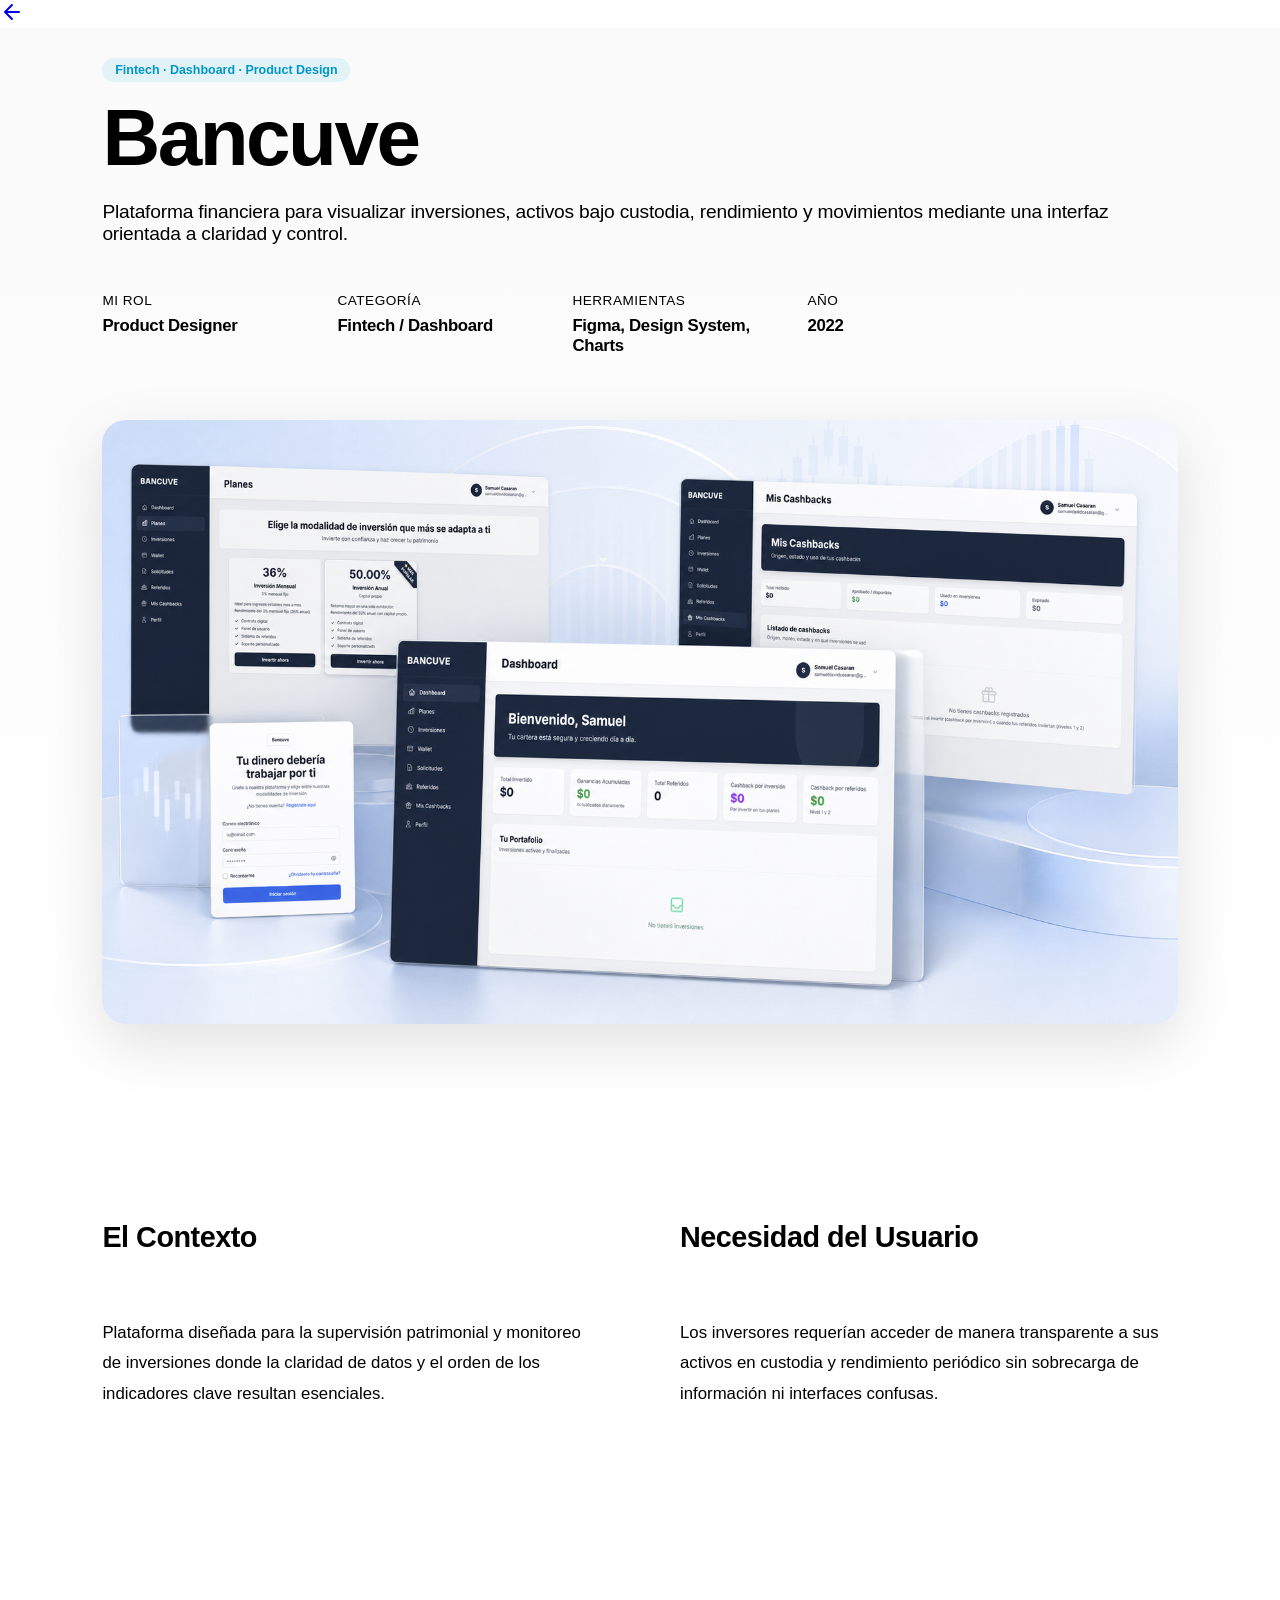
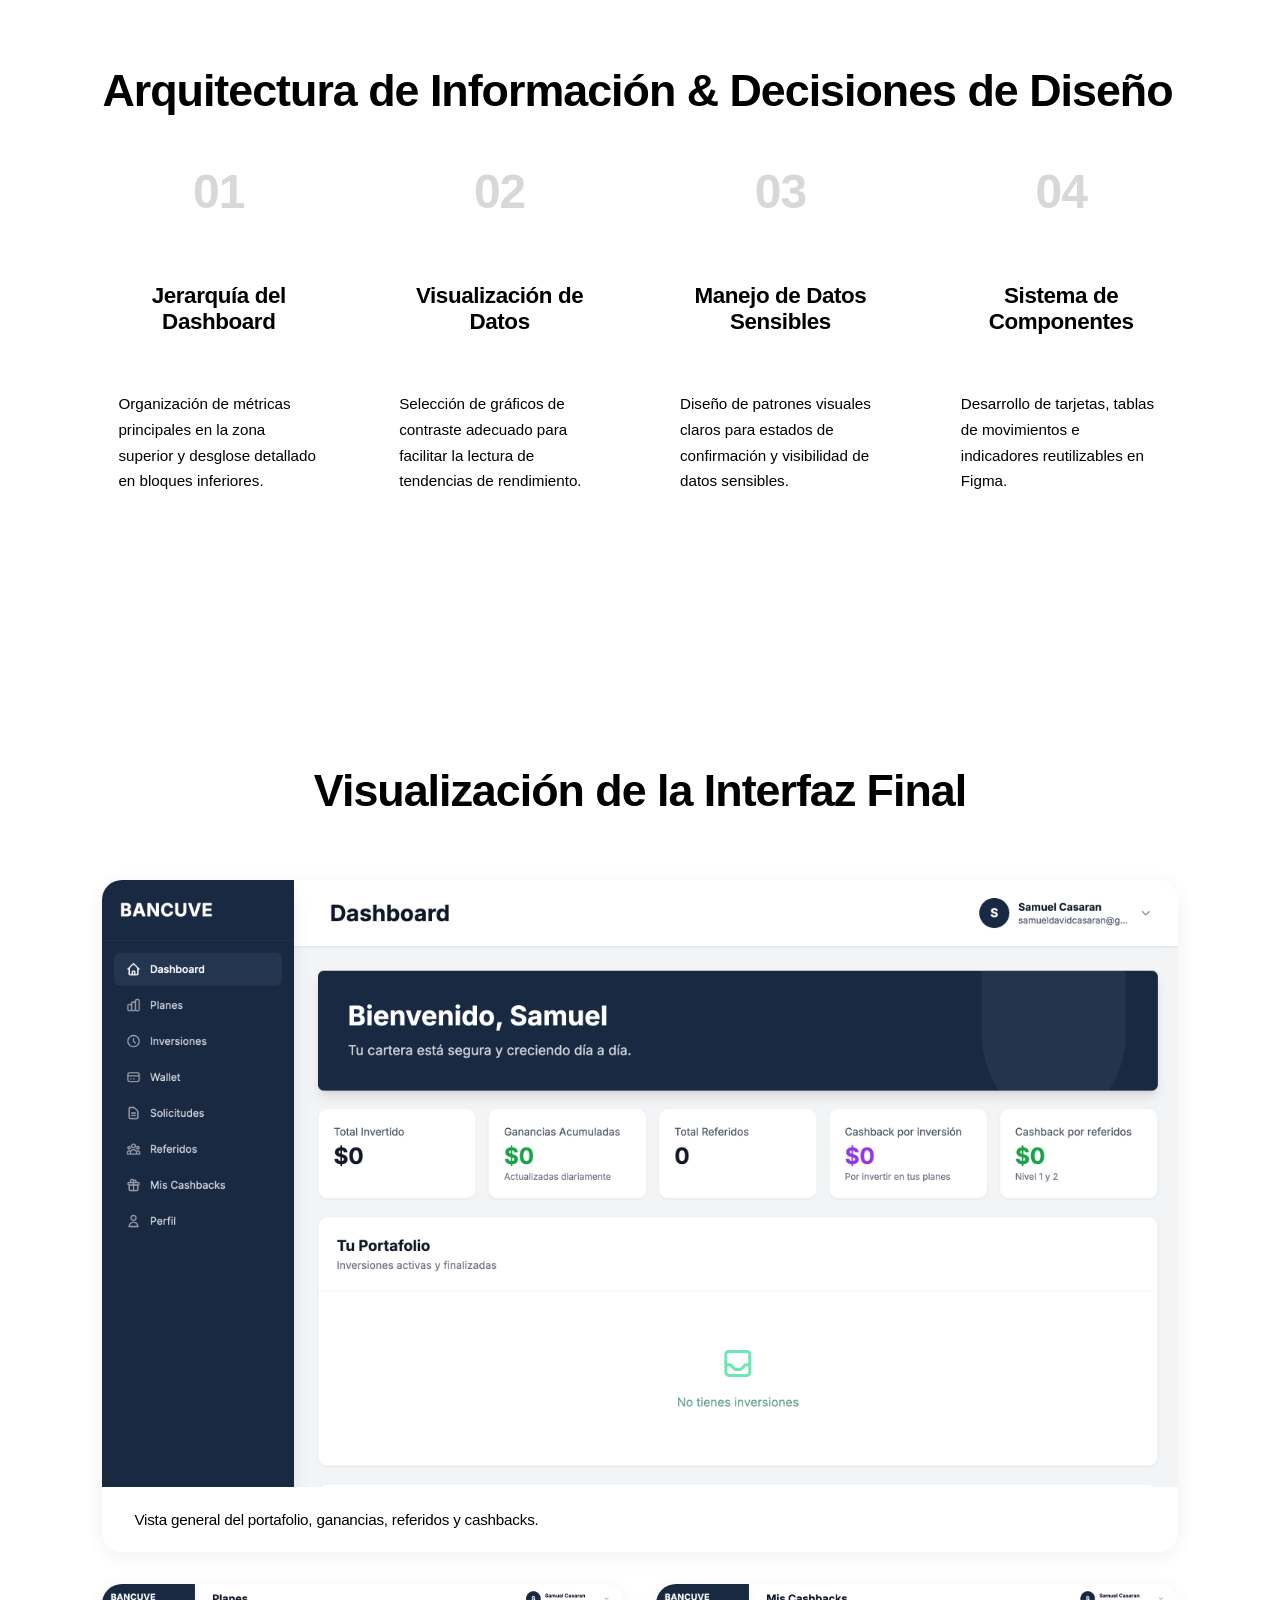
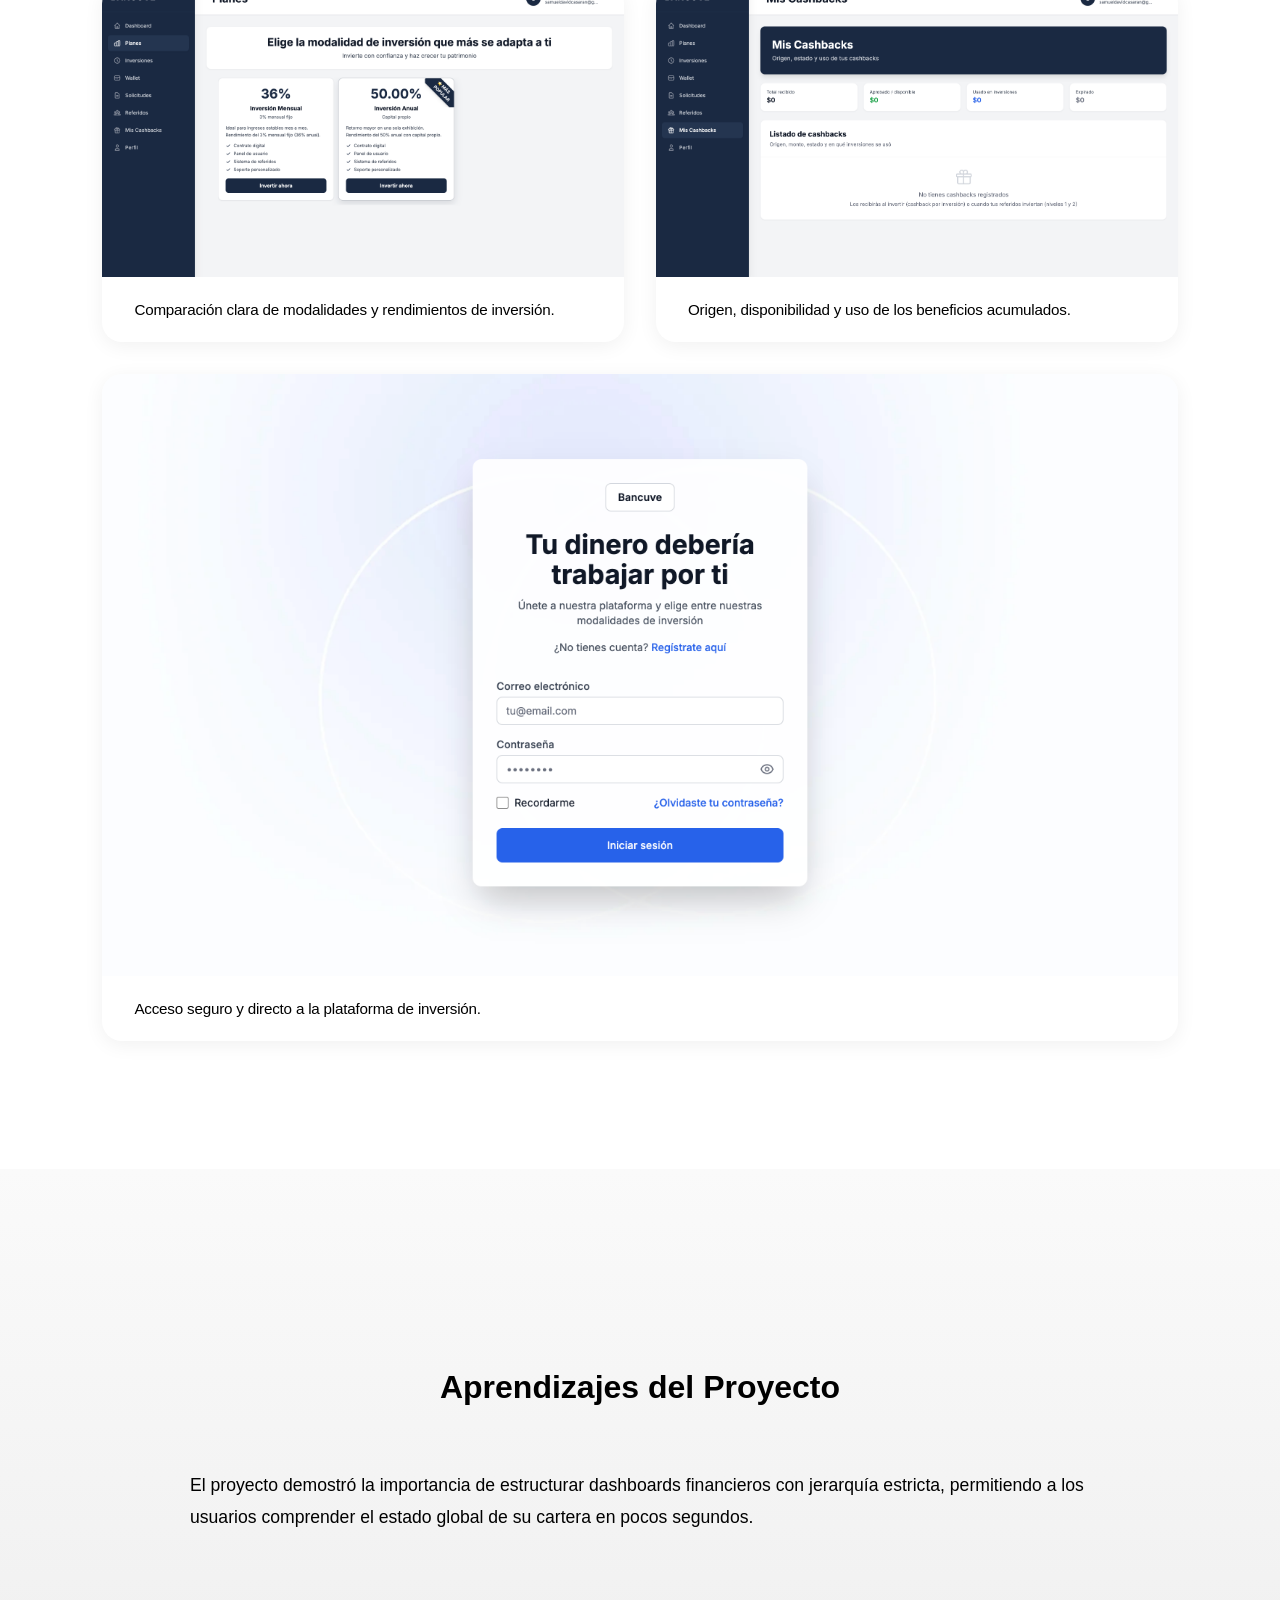
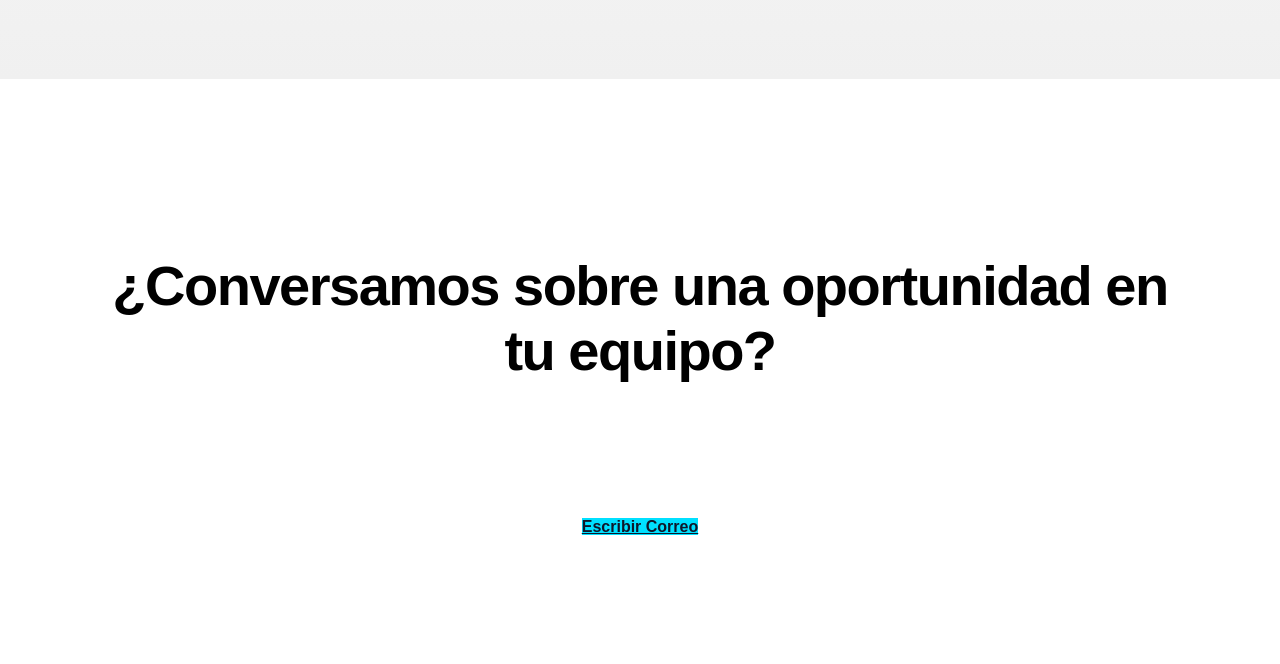
<file: work/casos/bancuve/index.html>
<!DOCTYPE html>
<html lang="es">
<head>
    <meta charset="UTF-8">
    <meta name="viewport" content="width=device-width, initial-scale=1.0">
    <title>Bancuve — Caso de Estudio Product Design · Samuel Casaran</title>
    <meta name="description" content="Caso de estudio de Bancuve: Plataforma financiera para visualización de inversiones, activos bajo custodia y rendimiento.">
    <link rel="icon" type="image/png" href="../../../assets/img/Favicon.png">
    
    <!-- Google Fonts -->
    <link rel="preconnect" href="https://fonts.googleapis.com">
    <link rel="preconnect" href="https://fonts.gstatic.com" crossorigin>
    <link href="https://fonts.googleapis.com/css2?family=Poppins:wght@300;400;500;600;700;800&display=swap" rel="stylesheet">
    
    <!-- Stylesheets -->
    <link rel="stylesheet" href="../../../assets/css/style.css">
    <link rel="stylesheet" href="../../../assets/css/proyecto.css">
    <link rel="stylesheet" href="../../assets/css/work.css">
</head>
<body style="background:#ffffff;">

    <!-- Botón Volver -->
    <a href="../../#portfolio" class="back-button" title="Volver al portafolio">
        <svg width="24" height="24" viewBox="0 0 24 24" fill="none"><path d="M19 12H5M12 19l-7-7 7-7" stroke="currentColor" stroke-width="2" stroke-linecap="round" stroke-linejoin="round"/></svg>
    </a>

    <!-- Project Hero -->
    <section class="project-hero">
        <div class="project-hero-content">
            <div class="project-hero-text">
                <span class="modal-cat-tag">Fintech · Dashboard · Product Design</span>
                <h1 style="margin-top: 1rem;">Bancuve</h1>
                <p class="project-type">Plataforma financiera para visualizar inversiones, activos bajo custodia, rendimiento y movimientos mediante una interfaz orientada a claridad y control.</p>
                
                <div class="project-quick-info">
                    <div class="quick-info-item">
                        <span class="info-label">Mi Rol</span>
                        <span class="info-value">Product Designer</span>
                    </div>
                    <div class="quick-info-item">
                        <span class="info-label">Categoría</span>
                        <span class="info-value">Fintech / Dashboard</span>
                    </div>
                    <div class="quick-info-item">
                        <span class="info-label">Herramientas</span>
                        <span class="info-value">Figma, Design System, Charts</span>
                    </div>
                    <div class="quick-info-item">
                        <span class="info-label">Año</span>
                        <span class="info-value">2022</span>
                    </div>
                </div>
            </div>
        </div>

        <div class="project-hero-mockup">
            <img src="../../assets/img/portfolio/bancuve/portada-bancuve.png" alt="Portada de Bancuve con dashboard, planes de inversión, acceso y cashbacks">
        </div>
    </section>

    <!-- Contexto y Necesidad del Usuario -->
    <section class="project-overview">
        <div class="overview-columns">
            <div class="overview-column">
                <h3>El Contexto</h3>
                <p>Plataforma diseñada para la supervisión patrimonial y monitoreo de inversiones donde la claridad de datos y el orden de los indicadores clave resultan esenciales.</p>
            </div>
            <div class="overview-column">
                <h3>Necesidad del Usuario</h3>
                <p>Los inversores requerían acceder de manera transparente a sus activos en custodia y rendimiento periódico sin sobrecarga de información ni interfaces confusas.</p>
            </div>
        </div>
    </section>

    <!-- Arquitectura de Información & Decisiones de Visualización -->
    <section class="project-process">
        <div class="showcase-title" style="margin-bottom:3rem;text-align:left;max-width:1200px;margin-left:auto;margin-right:auto;">Arquitectura de Información &amp; Decisiones de Diseño</div>
        <div class="process-steps">
            <div class="process-step-item">
                <div class="step-number">01</div>
                <h3>Jerarquía del Dashboard</h3>
                <p>Organización de métricas principales en la zona superior y desglose detallado en bloques inferiores.</p>
            </div>
            <div class="process-step-item">
                <div class="step-number">02</div>
                <h3>Visualización de Datos</h3>
                <p>Selección de gráficos de contraste adecuado para facilitar la lectura de tendencias de rendimiento.</p>
            </div>
            <div class="process-step-item">
                <div class="step-number">03</div>
                <h3>Manejo de Datos Sensibles</h3>
                <p>Diseño de patrones visuales claros para estados de confirmación y visibilidad de datos sensibles.</p>
            </div>
            <div class="process-step-item">
                <div class="step-number">04</div>
                <h3>Sistema de Componentes</h3>
                <p>Desarrollo de tarjetas, tablas de movimientos e indicadores reutilizables en Figma.</p>
            </div>
        </div>
    </section>

    <!-- Showcase / Galería de Interfaz -->
    <section class="project-showcase">
        <div class="showcase-title">Visualización de la Interfaz Final</div>
        <div class="showcase-grid">
            <div class="showcase-item large">
                <img src="../../assets/img/portfolio/bancuve/dashboard.png" alt="Dashboard principal de Bancuve" loading="lazy">
                <div class="showcase-caption">Vista general del portafolio, ganancias, referidos y cashbacks.</div>
            </div>
            <div class="showcase-item">
                <img src="../../assets/img/portfolio/bancuve/planes.png" alt="Planes de inversión disponibles en Bancuve" loading="lazy">
                <div class="showcase-caption">Comparación clara de modalidades y rendimientos de inversión.</div>
            </div>
            <div class="showcase-item">
                <img src="../../assets/img/portfolio/bancuve/cashbacks.png" alt="Resumen de cashbacks en Bancuve" loading="lazy">
                <div class="showcase-caption">Origen, disponibilidad y uso de los beneficios acumulados.</div>
            </div>
            <div class="showcase-item large">
                <img src="../../assets/img/portfolio/bancuve/login.png" alt="Pantalla de inicio de sesión de Bancuve" loading="lazy">
                <div class="showcase-caption">Acceso seguro y directo a la plataforma de inversión.</div>
            </div>
        </div>
    </section>

    <!-- Aprendizajes Reales -->
    <section class="project-results">
        <div style="max-width:900px;margin:0 auto;text-align:center;">
            <h3 style="font-size:2rem;font-weight:700;margin-bottom:1.5rem;color:var(--text-dark);">Aprendizajes del Proyecto</h3>
            <p style="font-size:1.1rem;color:var(--text-light);line-height:1.8;font-weight:300;">
                El proyecto demostró la importancia de estructurar dashboards financieros con jerarquía estricta, permitiendo a los usuarios comprender el estado global de su cartera en pocos segundos.
            </p>
        </div>
    </section>

    <!-- CTA Contacto -->
    <section class="project-cta">
        <h2>¿Conversamos sobre una oportunidad en tu equipo?</h2>
        <p>Estoy disponible como Product Designer para integrarme a equipos de producto.</p>
        <a href="mailto:samueldavidcasaran@gmail.com" class="btn btn-primary btn-lg" style="background:#00e0ff;color:#0f172a;font-weight:700;">Escribir Correo</a>
    </section>

</body>
</html>
</file>
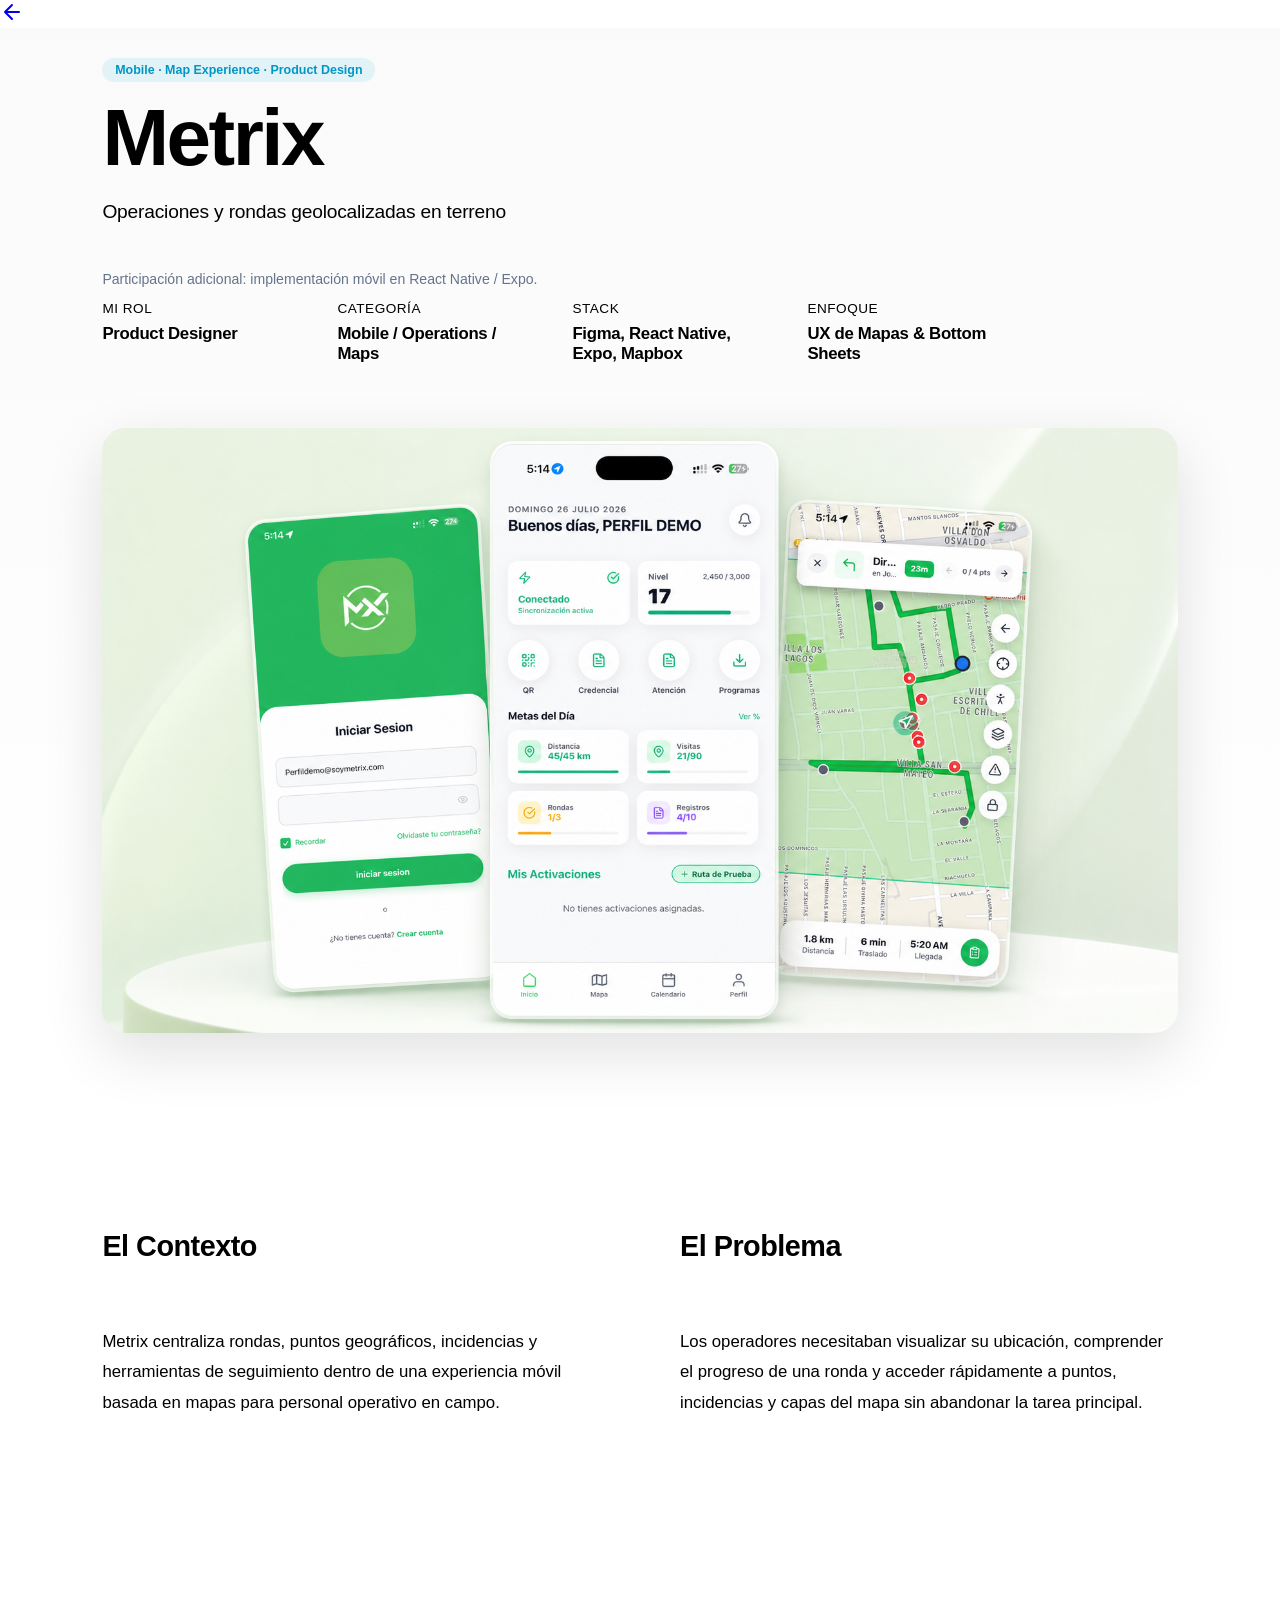
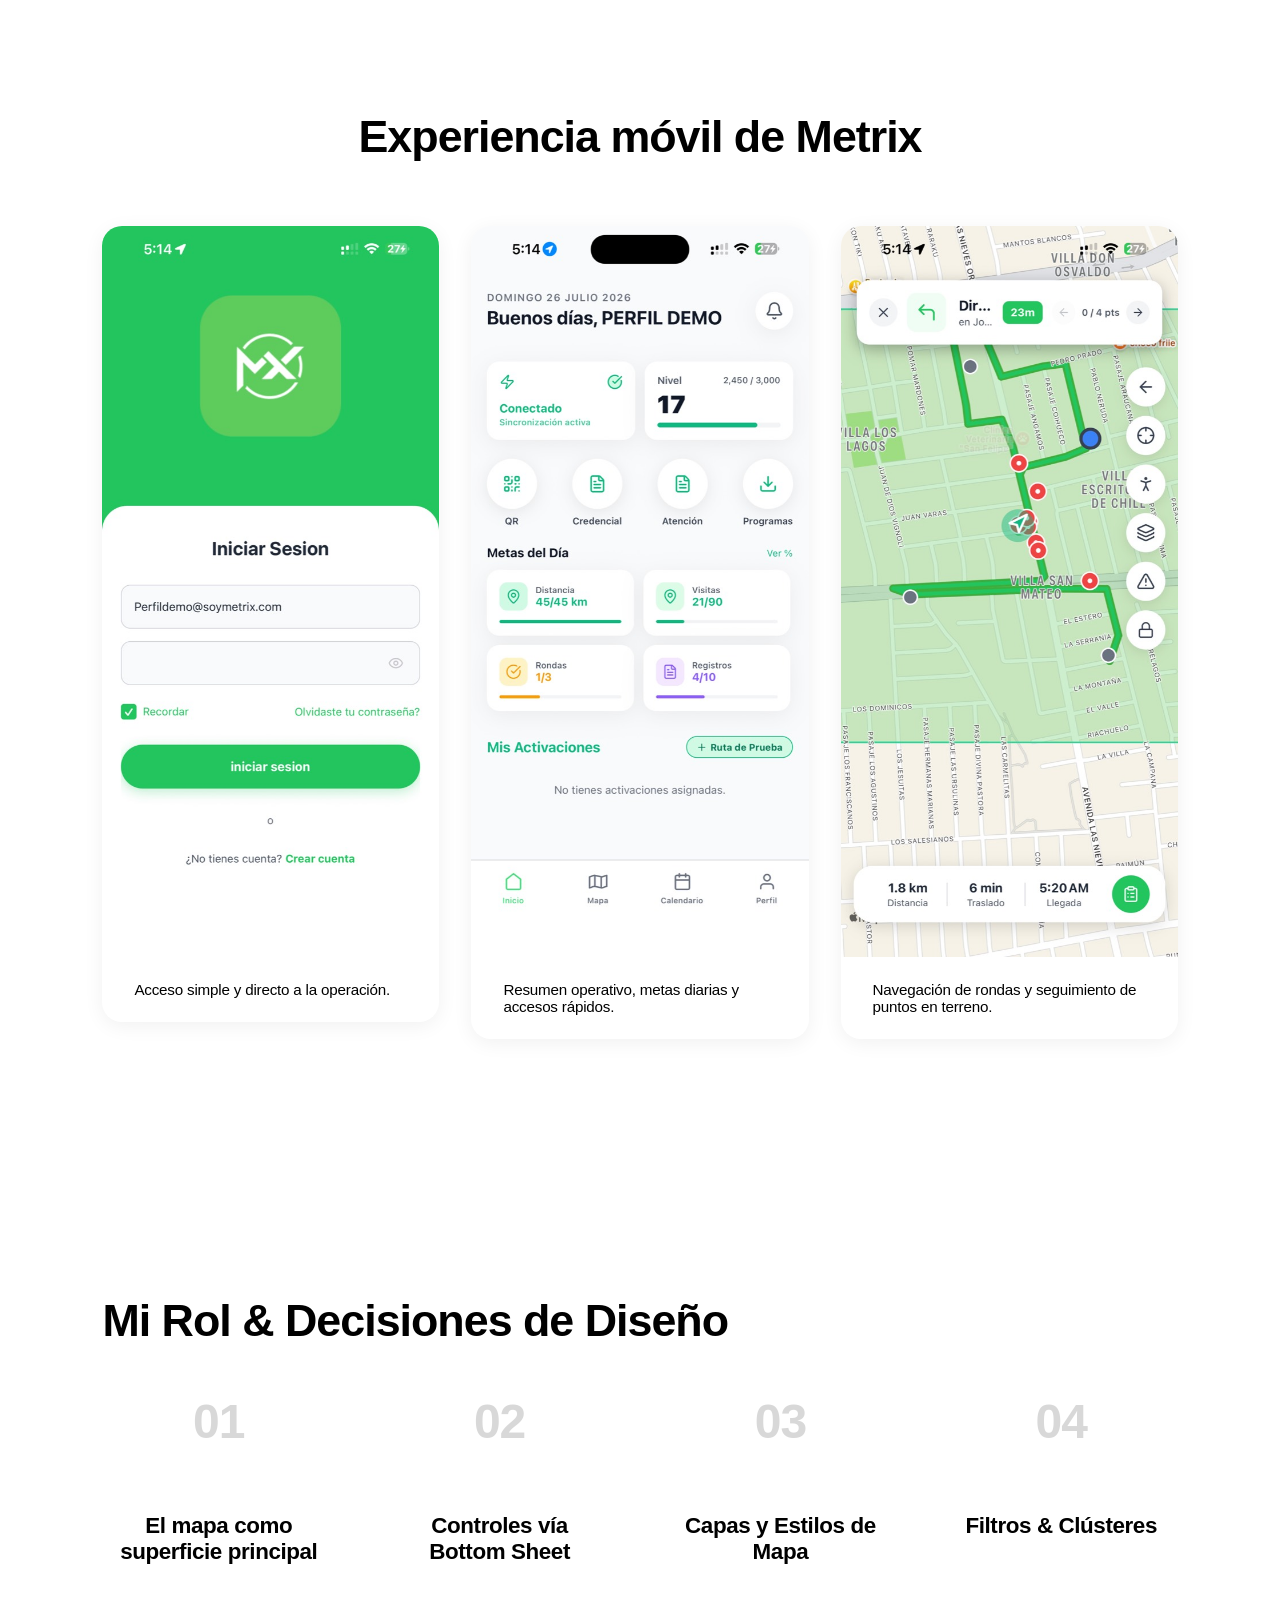
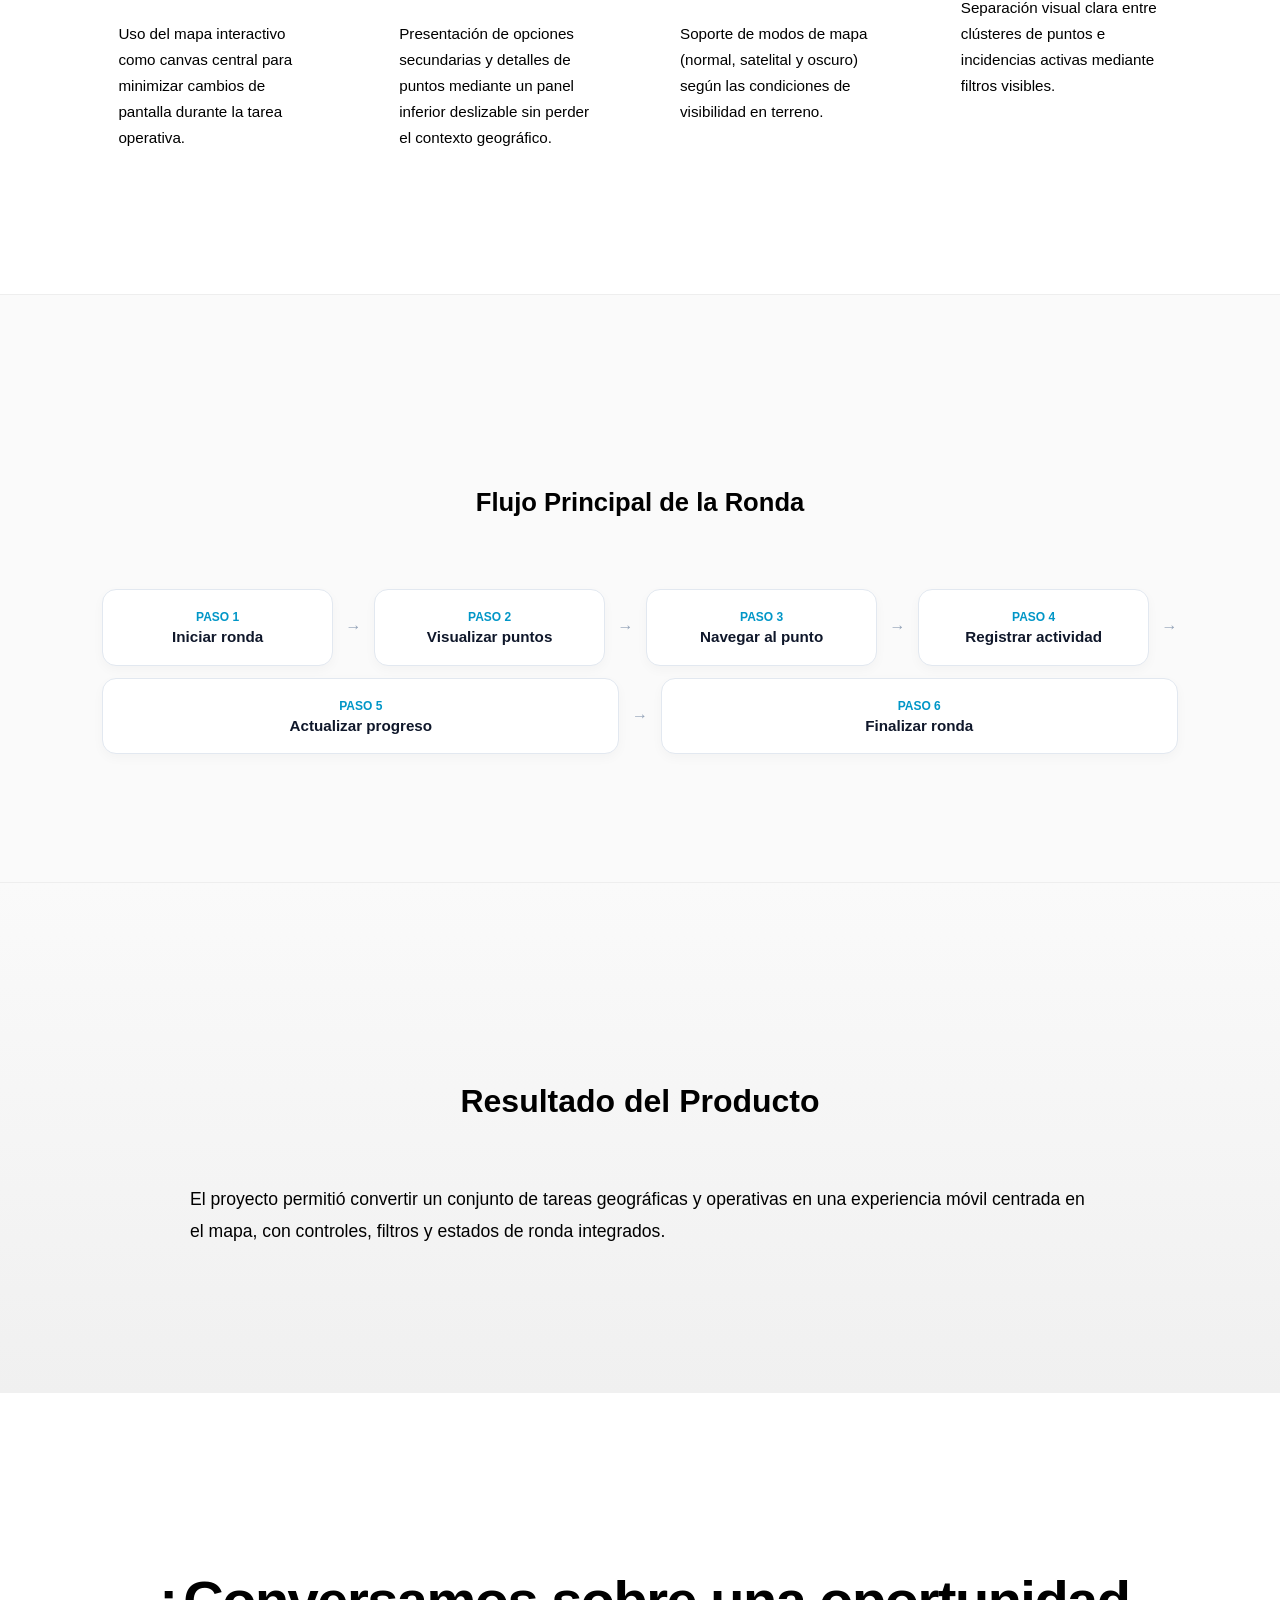
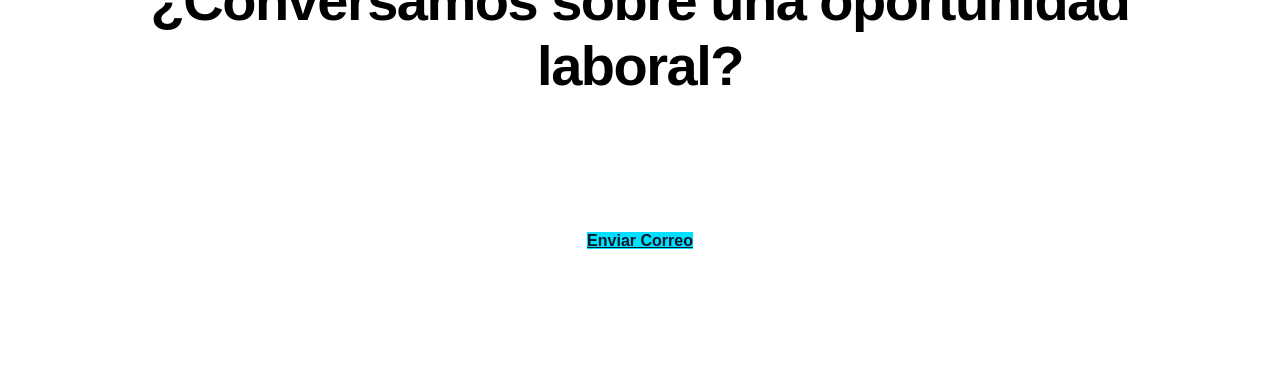
<file: work/casos/metrix/index.html>
<!DOCTYPE html>
<html lang="es">
<head>
    <meta charset="UTF-8">
    <meta name="viewport" content="width=device-width, initial-scale=1.0">
    <title>Metrix — Caso de Estudio Product Design · Samuel Casaran</title>
    <meta name="description" content="Caso de estudio de Metrix: Aplicación móvil para ejecutar y supervisar rondas operativas geolocalizadas mediante mapas e incidencias en terreno.">
    <link rel="icon" type="image/png" href="../../../assets/img/Favicon.png">
    
    <!-- Google Fonts -->
    <link rel="preconnect" href="https://fonts.googleapis.com">
    <link rel="preconnect" href="https://fonts.gstatic.com" crossorigin>
    <link href="https://fonts.googleapis.com/css2?family=Poppins:wght@300;400;500;600;700;800&display=swap" rel="stylesheet">
    
    <!-- Stylesheets -->
    <link rel="stylesheet" href="../../../assets/css/style.css">
    <link rel="stylesheet" href="../../../assets/css/proyecto.css">
    <link rel="stylesheet" href="../../assets/css/work.css">
</head>
<body style="background:#ffffff;">

    <!-- Botón Volver -->
    <a href="../../#portfolio" class="back-button" title="Volver al portafolio">
        <svg width="24" height="24" viewBox="0 0 24 24" fill="none"><path d="M19 12H5M12 19l-7-7 7-7" stroke="currentColor" stroke-width="2" stroke-linecap="round" stroke-linejoin="round"/></svg>
    </a>

    <!-- Project Hero -->
    <section class="project-hero">
        <div class="project-hero-content">
            <div class="project-hero-text">
                <span class="modal-cat-tag">Mobile · Map Experience · Product Design</span>
                <h1 style="margin-top: 1rem;">Metrix</h1>
                <p class="project-type">Operaciones y rondas geolocalizadas en terreno</p>
                <p style="font-size:0.88rem; color:#64748b; margin-top:0.4rem;">Participación adicional: implementación móvil en React Native / Expo.</p>
                
                <div class="project-quick-info">
                    <div class="quick-info-item">
                        <span class="info-label">Mi Rol</span>
                        <span class="info-value">Product Designer</span>
                    </div>
                    <div class="quick-info-item">
                        <span class="info-label">Categoría</span>
                        <span class="info-value">Mobile / Operations / Maps</span>
                    </div>
                    <div class="quick-info-item">
                        <span class="info-label">Stack</span>
                        <span class="info-value">Figma, React Native, Expo, Mapbox</span>
                    </div>
                    <div class="quick-info-item">
                        <span class="info-label">Enfoque</span>
                        <span class="info-value">UX de Mapas &amp; Bottom Sheets</span>
                    </div>
                </div>
            </div>
        </div>

        <div class="project-hero-mockup">
            <img src="../../assets/img/portfolio/metrix/portada-metrix.png" alt="Portada del caso Metrix con las pantallas de acceso, panel principal y ruta geolocalizada">
        </div>
    </section>

    <!-- Contexto y Problema -->
    <section class="project-overview">
        <div class="overview-columns">
            <div class="overview-column">
                <h3>El Contexto</h3>
                <p>Metrix centraliza rondas, puntos geográficos, incidencias y herramientas de seguimiento dentro de una experiencia móvil basada en mapas para personal operativo en campo.</p>
            </div>
            <div class="overview-column">
                <h3>El Problema</h3>
                <p>Los operadores necesitaban visualizar su ubicación, comprender el progreso de una ronda y acceder rápidamente a puntos, incidencias y capas del mapa sin abandonar la tarea principal.</p>
            </div>
        </div>
    </section>

    <!-- Pantallas del Producto -->
    <section class="project-showcase">
        <h2 class="showcase-title">Experiencia móvil de Metrix</h2>
        <div class="metrix-showcase-grid">
            <figure class="showcase-item metrix-screen">
                <img src="../../assets/img/portfolio/metrix/login.jpg" alt="Pantalla de inicio de sesión de Metrix" loading="lazy">
                <figcaption class="showcase-caption">Acceso simple y directo a la operación.</figcaption>
            </figure>
            <figure class="showcase-item metrix-screen">
                <img src="../../assets/img/portfolio/metrix/dashboard.jpg" alt="Panel principal con metas del día en Metrix" loading="lazy">
                <figcaption class="showcase-caption">Resumen operativo, metas diarias y accesos rápidos.</figcaption>
            </figure>
            <figure class="showcase-item metrix-screen">
                <img src="../../assets/img/portfolio/metrix/mapa-ronda.jpg" alt="Mapa de Metrix con una ronda geolocalizada" loading="lazy">
                <figcaption class="showcase-caption">Navegación de rondas y seguimiento de puntos en terreno.</figcaption>
            </figure>
        </div>
    </section>

    <!-- Mi Rol & Decisiones de Diseño -->
    <section class="project-process">
        <div class="showcase-title" style="margin-bottom:3rem;text-align:left;max-width:1200px;margin-left:auto;margin-right:auto;">Mi Rol &amp; Decisiones de Diseño</div>
        <div class="process-steps">
            <div class="process-step-item">
                <div class="step-number">01</div>
                <h3>El mapa como superficie principal</h3>
                <p>Uso del mapa interactivo como canvas central para minimizar cambios de pantalla durante la tarea operativa.</p>
            </div>
            <div class="process-step-item">
                <div class="step-number">02</div>
                <h3>Controles vía Bottom Sheet</h3>
                <p>Presentación de opciones secundarias y detalles de puntos mediante un panel inferior deslizable sin perder el contexto geográfico.</p>
            </div>
            <div class="process-step-item">
                <div class="step-number">03</div>
                <h3>Capas y Estilos de Mapa</h3>
                <p>Soporte de modos de mapa (normal, satelital y oscuro) según las condiciones de visibilidad en terreno.</p>
            </div>
            <div class="process-step-item">
                <div class="step-number">04</div>
                <h3>Filtros &amp; Clústeres</h3>
                <p>Separación visual clara entre clústeres de puntos e incidencias activas mediante filtros visibles.</p>
            </div>
        </div>
    </section>

    <!-- Flujo Principal (Diagrama CSS/HTML accesible) -->
    <section class="project-overview" style="background:#fafafa; border-top:1px solid #eee; border-bottom:1px solid #eee;">
        <div style="max-width:1100px; margin:0 auto;">
            <h3 style="font-size:1.6rem; font-weight:700; color:var(--text-dark); margin-bottom:2rem; text-align:center;">Flujo Principal de la Ronda</h3>
            
            <div style="display:flex; align-items:center; justify-content:space-between; gap:0.8rem; flex-wrap:wrap;">
                <div style="background:#ffffff; border:1px solid #e2e8f0; border-radius:14px; padding:1.2rem; flex:1; min-width:150px; text-align:center; box-shadow:0 4px 12px rgba(0,0,0,0.03);">
                    <div style="font-size:0.75rem; font-weight:700; color:#0096c7; text-transform:uppercase; margin-bottom:0.3rem;">Paso 1</div>
                    <div style="font-size:0.95rem; font-weight:600; color:#0f172a;">Iniciar ronda</div>
                </div>
                <div style="color:#94a3b8; font-weight:700;">→</div>
                <div style="background:#ffffff; border:1px solid #e2e8f0; border-radius:14px; padding:1.2rem; flex:1; min-width:150px; text-align:center; box-shadow:0 4px 12px rgba(0,0,0,0.03);">
                    <div style="font-size:0.75rem; font-weight:700; color:#0096c7; text-transform:uppercase; margin-bottom:0.3rem;">Paso 2</div>
                    <div style="font-size:0.95rem; font-weight:600; color:#0f172a;">Visualizar puntos</div>
                </div>
                <div style="color:#94a3b8; font-weight:700;">→</div>
                <div style="background:#ffffff; border:1px solid #e2e8f0; border-radius:14px; padding:1.2rem; flex:1; min-width:150px; text-align:center; box-shadow:0 4px 12px rgba(0,0,0,0.03);">
                    <div style="font-size:0.75rem; font-weight:700; color:#0096c7; text-transform:uppercase; margin-bottom:0.3rem;">Paso 3</div>
                    <div style="font-size:0.95rem; font-weight:600; color:#0f172a;">Navegar al punto</div>
                </div>
                <div style="color:#94a3b8; font-weight:700;">→</div>
                <div style="background:#ffffff; border:1px solid #e2e8f0; border-radius:14px; padding:1.2rem; flex:1; min-width:150px; text-align:center; box-shadow:0 4px 12px rgba(0,0,0,0.03);">
                    <div style="font-size:0.75rem; font-weight:700; color:#0096c7; text-transform:uppercase; margin-bottom:0.3rem;">Paso 4</div>
                    <div style="font-size:0.95rem; font-weight:600; color:#0f172a;">Registrar actividad</div>
                </div>
                <div style="color:#94a3b8; font-weight:700;">→</div>
                <div style="background:#ffffff; border:1px solid #e2e8f0; border-radius:14px; padding:1.2rem; flex:1; min-width:150px; text-align:center; box-shadow:0 4px 12px rgba(0,0,0,0.03);">
                    <div style="font-size:0.75rem; font-weight:700; color:#0096c7; text-transform:uppercase; margin-bottom:0.3rem;">Paso 5</div>
                    <div style="font-size:0.95rem; font-weight:600; color:#0f172a;">Actualizar progreso</div>
                </div>
                <div style="color:#94a3b8; font-weight:700;">→</div>
                <div style="background:#ffffff; border:1px solid #e2e8f0; border-radius:14px; padding:1.2rem; flex:1; min-width:150px; text-align:center; box-shadow:0 4px 12px rgba(0,0,0,0.03);">
                    <div style="font-size:0.75rem; font-weight:700; color:#0096c7; text-transform:uppercase; margin-bottom:0.3rem;">Paso 6</div>
                    <div style="font-size:0.95rem; font-weight:600; color:#0f172a;">Finalizar ronda</div>
                </div>
            </div>
        </div>
    </section>

    <!-- Resultados y Aprendizaje -->
    <section class="project-results">
        <div style="max-width:900px;margin:0 auto;text-align:center;">
            <h3 style="font-size:2rem;font-weight:700;margin-bottom:1.5rem;color:var(--text-dark);">Resultado del Producto</h3>
            <p style="font-size:1.1rem;color:var(--text-light);line-height:1.8;font-weight:300;">
                El proyecto permitió convertir un conjunto de tareas geográficas y operativas en una experiencia móvil centrada en el mapa, con controles, filtros y estados de ronda integrados.
            </p>
        </div>
    </section>

    <!-- CTA Contacto -->
    <section class="project-cta">
        <h2>¿Conversamos sobre una oportunidad laboral?</h2>
        <p>Estoy disponible para integrarme a equipos de producto como Product Designer.</p>
        <a href="mailto:samueldavidcasaran@gmail.com" class="btn btn-primary btn-lg" style="background:#00e0ff;color:#0f172a;font-weight:700;">Enviar Correo</a>
    </section>

</body>
</html>
</file>
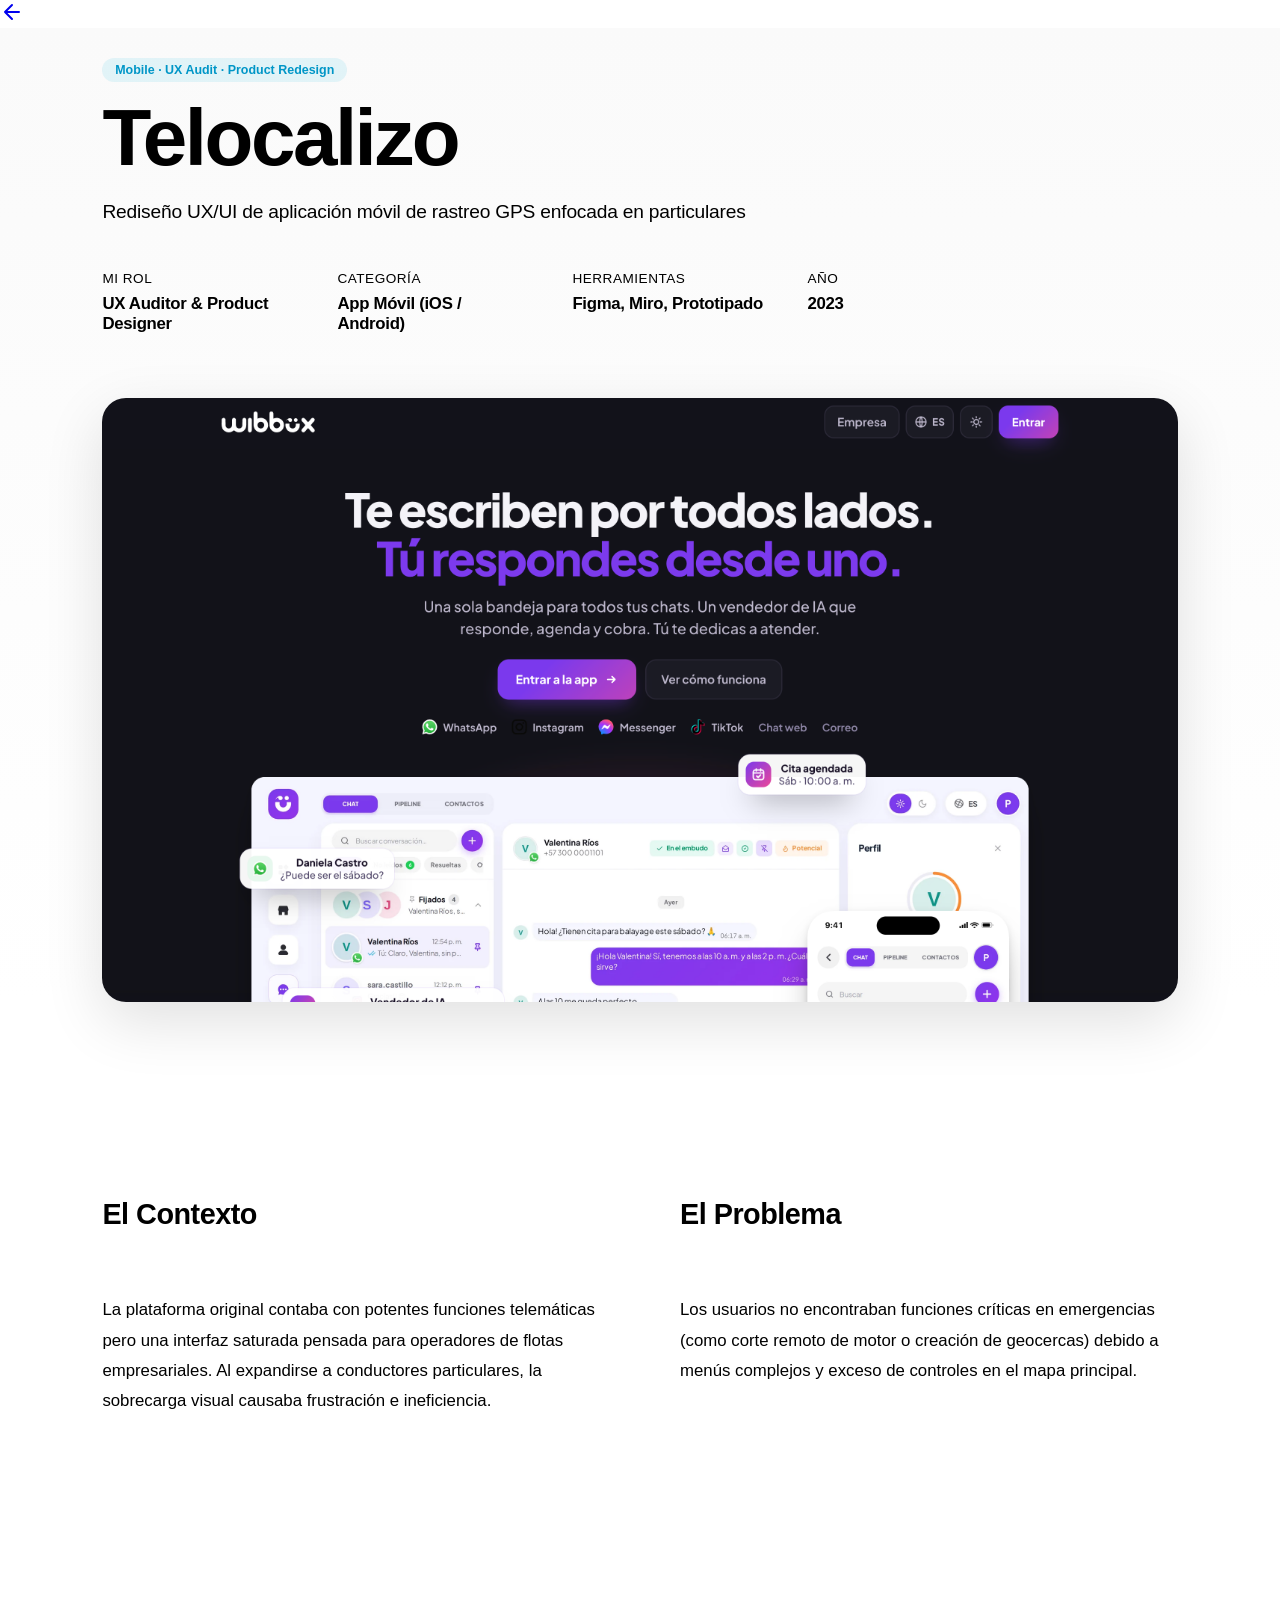
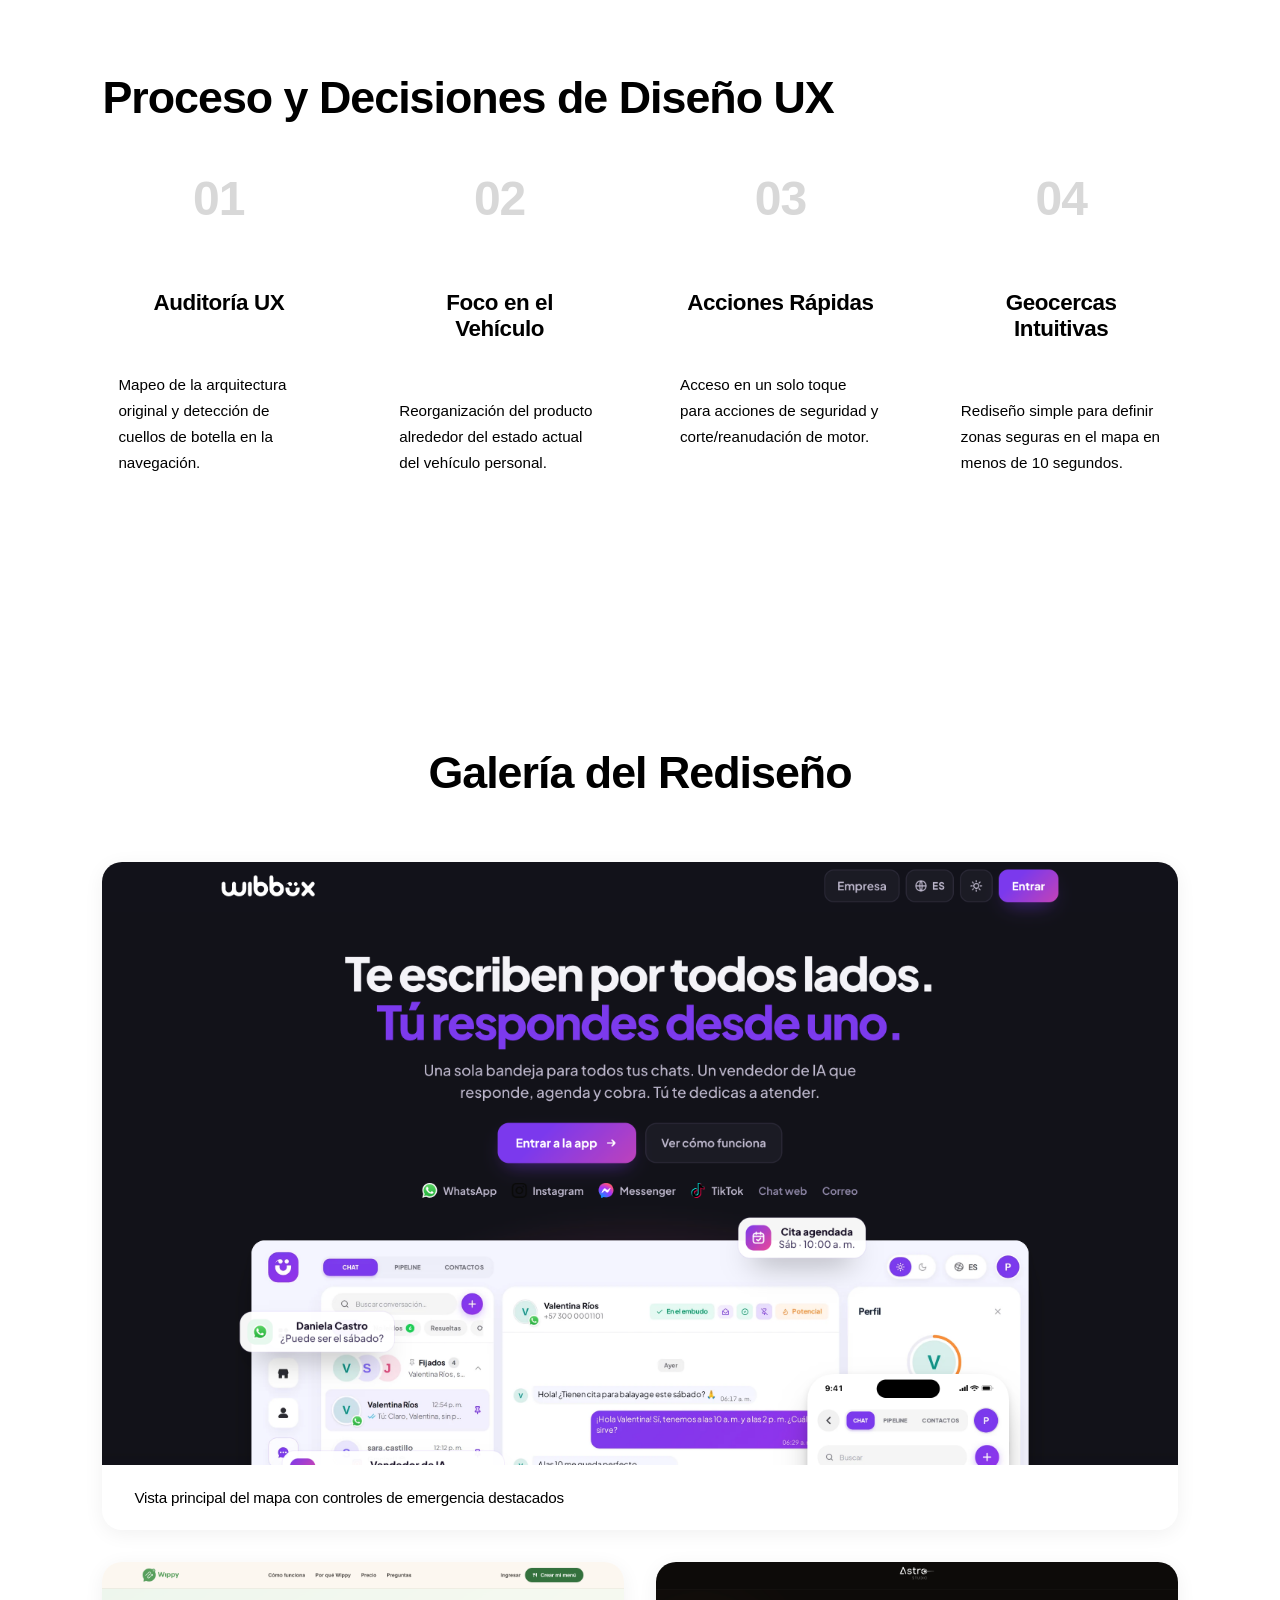
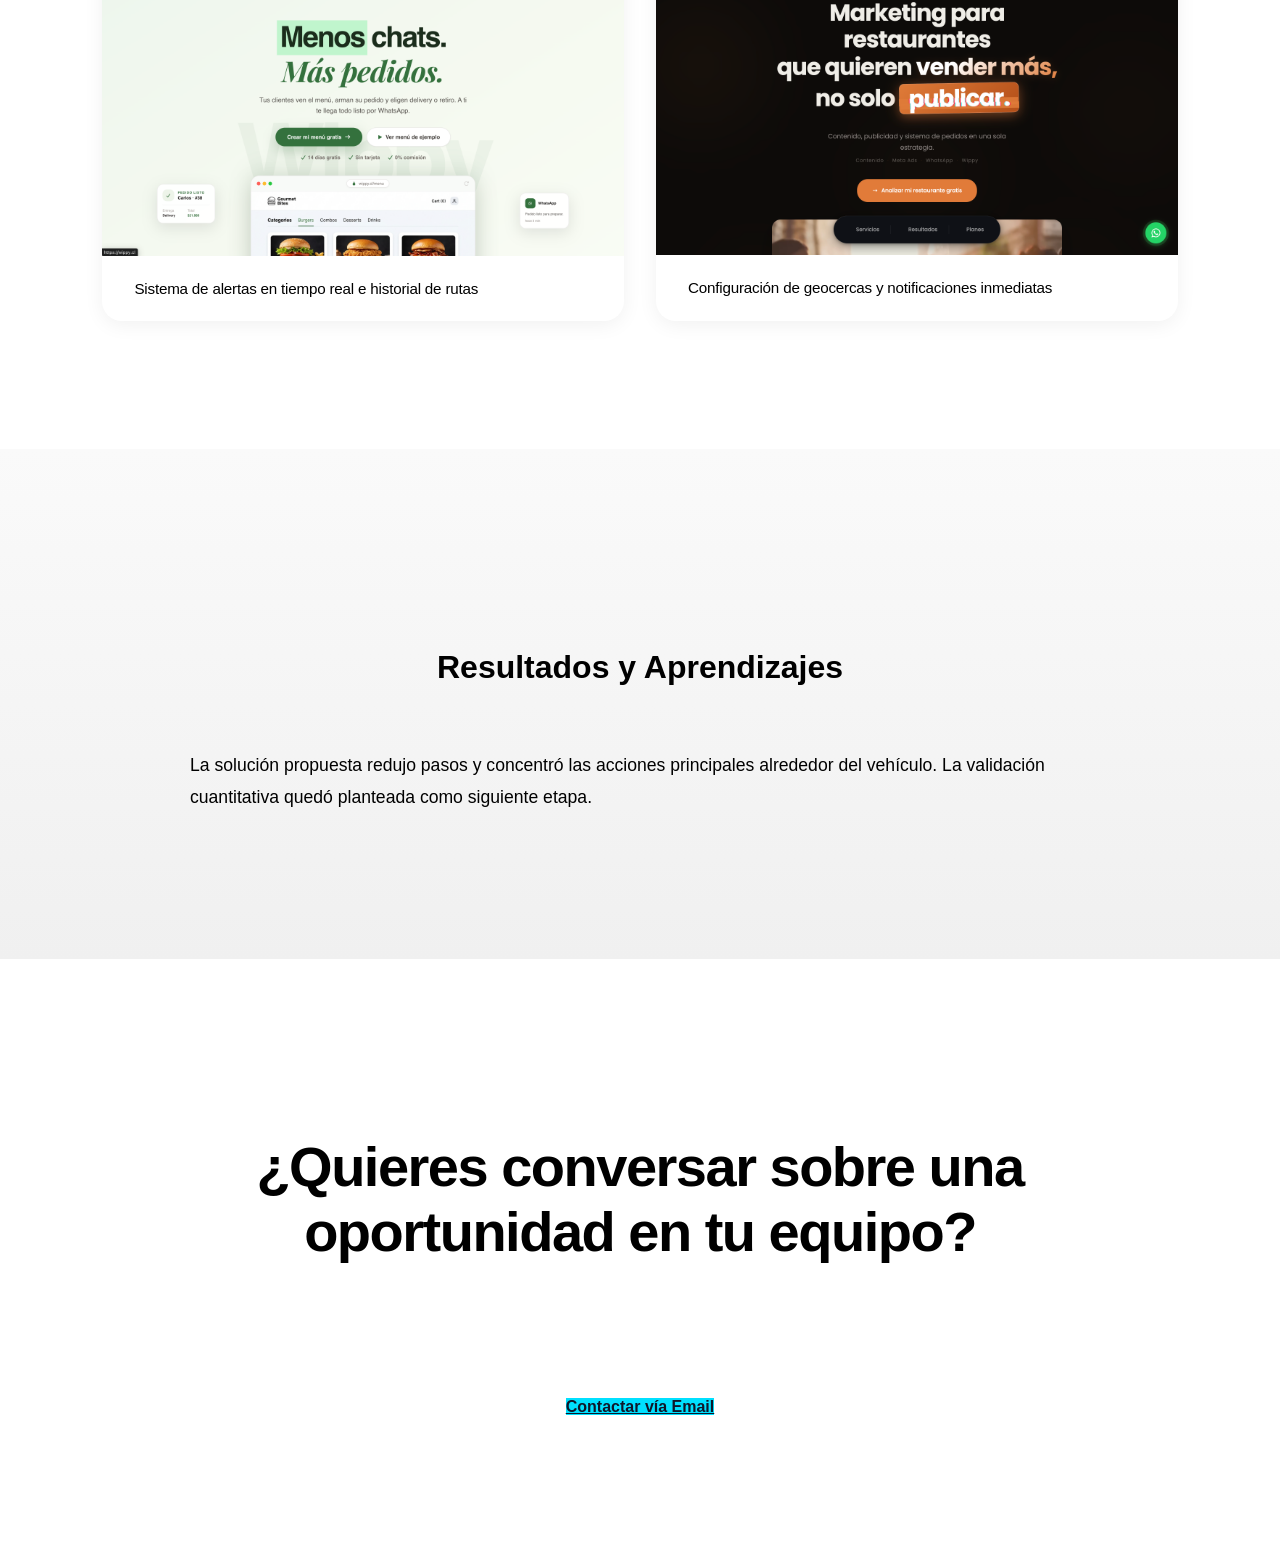
<file: work/casos/telocalizo/index.html>
<!DOCTYPE html>
<html lang="es">
<head>
    <meta charset="UTF-8">
    <meta name="viewport" content="width=device-width, initial-scale=1.0">
    <title>Telocalizo — Caso de Estudio UX Redesign · Samuel Casaran</title>
    <meta name="description" content="Caso de estudio de Telocalizo: Rediseño UX/UI de aplicación móvil de rastreo GPS enfocada en usuarios particulares.">
    <link rel="icon" type="image/png" href="../../../assets/img/Favicon.png">
    
    <!-- Google Fonts -->
    <link rel="preconnect" href="https://fonts.googleapis.com">
    <link rel="preconnect" href="https://fonts.gstatic.com" crossorigin>
    <link href="https://fonts.googleapis.com/css2?family=Poppins:wght@300;400;500;600;700;800&display=swap" rel="stylesheet">
    
    <!-- Stylesheets -->
    <link rel="stylesheet" href="../../../assets/css/style.css">
    <link rel="stylesheet" href="../../../assets/css/proyecto.css">
    <link rel="stylesheet" href="../../assets/css/work.css">
</head>
<body style="background:#ffffff;">

    <!-- Botón Volver -->
    <a href="../../#portfolio" class="back-button" title="Volver al portafolio">
        <svg width="24" height="24" viewBox="0 0 24 24" fill="none"><path d="M19 12H5M12 19l-7-7 7-7" stroke="currentColor" stroke-width="2" stroke-linecap="round" stroke-linejoin="round"/></svg>
    </a>

    <!-- Project Hero -->
    <section class="project-hero">
        <div class="project-hero-content">
            <div class="project-hero-text">
                <span class="modal-cat-tag">Mobile · UX Audit · Product Redesign</span>
                <h1 style="margin-top: 1rem;">Telocalizo</h1>
                <p class="project-type">Rediseño UX/UI de aplicación móvil de rastreo GPS enfocada en particulares</p>
                
                <div class="project-quick-info">
                    <div class="quick-info-item">
                        <span class="info-label">Mi Rol</span>
                        <span class="info-value">UX Auditor &amp; Product Designer</span>
                    </div>
                    <div class="quick-info-item">
                        <span class="info-label">Categoría</span>
                        <span class="info-value">App Móvil (iOS / Android)</span>
                    </div>
                    <div class="quick-info-item">
                        <span class="info-label">Herramientas</span>
                        <span class="info-value">Figma, Miro, Prototipado</span>
                    </div>
                    <div class="quick-info-item">
                        <span class="info-label">Año</span>
                        <span class="info-value">2023</span>
                    </div>
                </div>
            </div>
        </div>

        <div class="project-hero-mockup">
            <img src="../../../assets/img/portfolio/wibbux.png" alt="Telocalizo App Rediseñada">
        </div>
    </section>

    <!-- Contexto y Problema -->
    <section class="project-overview">
        <div class="overview-columns">
            <div class="overview-column">
                <h3>El Contexto</h3>
                <p>La plataforma original contaba con potentes funciones telemáticas pero una interfaz saturada pensada para operadores de flotas empresariales. Al expandirse a conductores particulares, la sobrecarga visual causaba frustración e ineficiencia.</p>
            </div>
            <div class="overview-column">
                <h3>El Problema</h3>
                <p>Los usuarios no encontraban funciones críticas en emergencias (como corte remoto de motor o creación de geocercas) debido a menús complejos y exceso de controles en el mapa principal.</p>
            </div>
        </div>
    </section>

    <!-- Proceso y Decisiones UX -->
    <section class="project-process">
        <div class="showcase-title" style="margin-bottom:3rem;text-align:left;max-width:1200px;margin-left:auto;margin-right:auto;">Proceso y Decisiones de Diseño UX</div>
        <div class="process-steps">
            <div class="process-step-item">
                <div class="step-number">01</div>
                <h3>Auditoría UX</h3>
                <p>Mapeo de la arquitectura original y detección de cuellos de botella en la navegación.</p>
            </div>
            <div class="process-step-item">
                <div class="step-number">02</div>
                <h3>Foco en el Vehículo</h3>
                <p>Reorganización del producto alrededor del estado actual del vehículo personal.</p>
            </div>
            <div class="process-step-item">
                <div class="step-number">03</div>
                <h3>Acciones Rápidas</h3>
                <p>Acceso en un solo toque para acciones de seguridad y corte/reanudación de motor.</p>
            </div>
            <div class="process-step-item">
                <div class="step-number">04</div>
                <h3>Geocercas Intuitivas</h3>
                <p>Rediseño simple para definir zonas seguras en el mapa en menos de 10 segundos.</p>
            </div>
        </div>
    </section>

    <!-- Showcase / Galería de Interfaz -->
    <section class="project-showcase">
        <div class="showcase-title">Galería del Rediseño</div>
        <div class="showcase-grid">
            <div class="showcase-item large">
                <img src="../../../assets/img/portfolio/wibbux.png" alt="Telocalizo Vista Principal Mapa">
                <div class="showcase-caption">Vista principal del mapa con controles de emergencia destacados</div>
            </div>
            <div class="showcase-item">
                <img src="../../../assets/img/portfolio/mesaqr.png" alt="Telocalizo Alertas">
                <div class="showcase-caption">Sistema de alertas en tiempo real e historial de rutas</div>
            </div>
            <div class="showcase-item">
                <img src="../../../assets/img/portfolio/bancuve.png" alt="Telocalizo Geocercas">
                <div class="showcase-caption">Configuración de geocercas y notificaciones inmediatas</div>
            </div>
        </div>
    </section>

    <!-- Resultados y Aprendizaje -->
    <section class="project-results">
        <div style="max-width:900px;margin:0 auto;text-align:center;">
            <h3 style="font-size:2rem;font-weight:700;margin-bottom:1.5rem;color:var(--text-dark);">Resultados y Aprendizajes</h3>
            <p style="font-size:1.1rem;color:var(--text-light);line-height:1.8;font-weight:300;">
                La solución propuesta redujo pasos y concentró las acciones principales alrededor del vehículo. La validación cuantitativa quedó planteada como siguiente etapa.
            </p>
        </div>
    </section>

    <!-- CTA Contacto -->
    <section class="project-cta">
        <h2>¿Quieres conversar sobre una oportunidad en tu equipo?</h2>
        <p>Estoy disponible como Product Designer para construir soluciones viables y orientadas a resultados.</p>
        <a href="mailto:samueldavidcasaran@gmail.com" class="btn btn-primary btn-lg" style="background:#00e0ff;color:#0f172a;font-weight:700;">Contactar vía Email</a>
    </section>

</body>
</html>
</file>
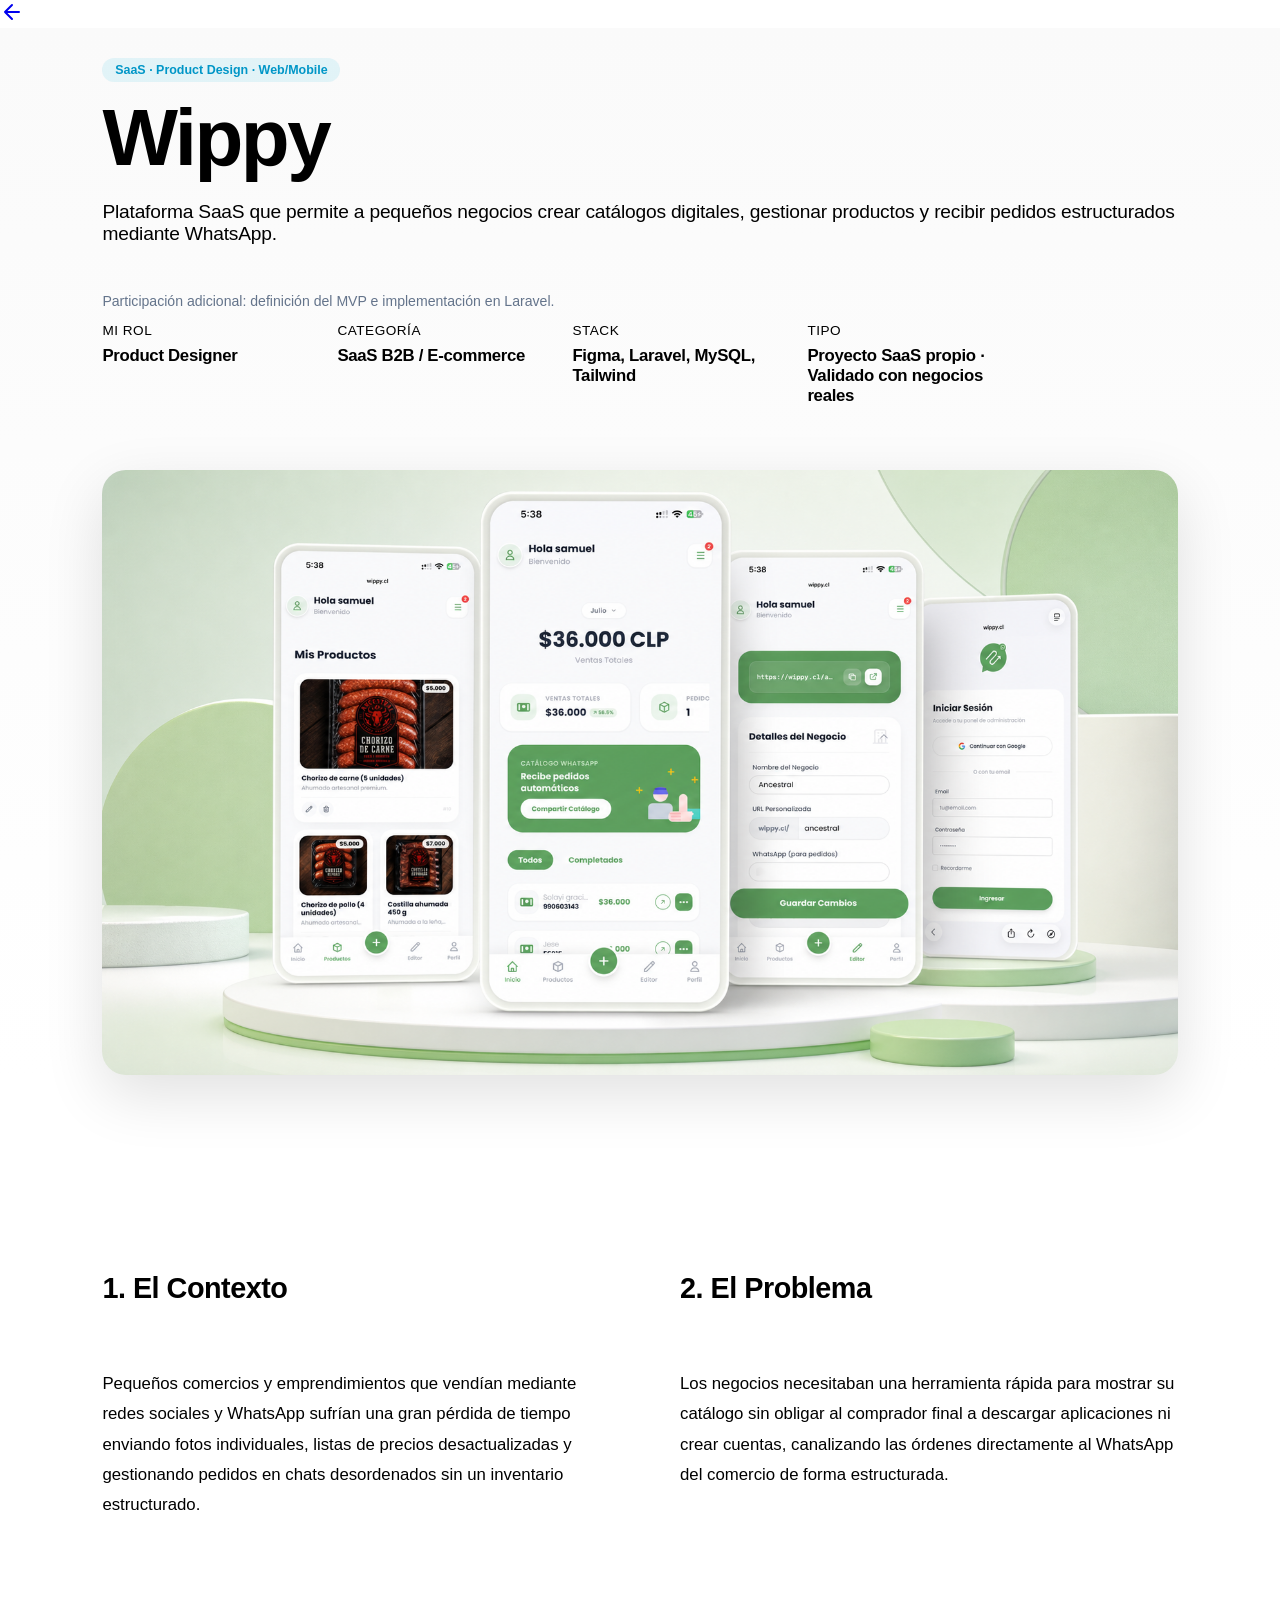
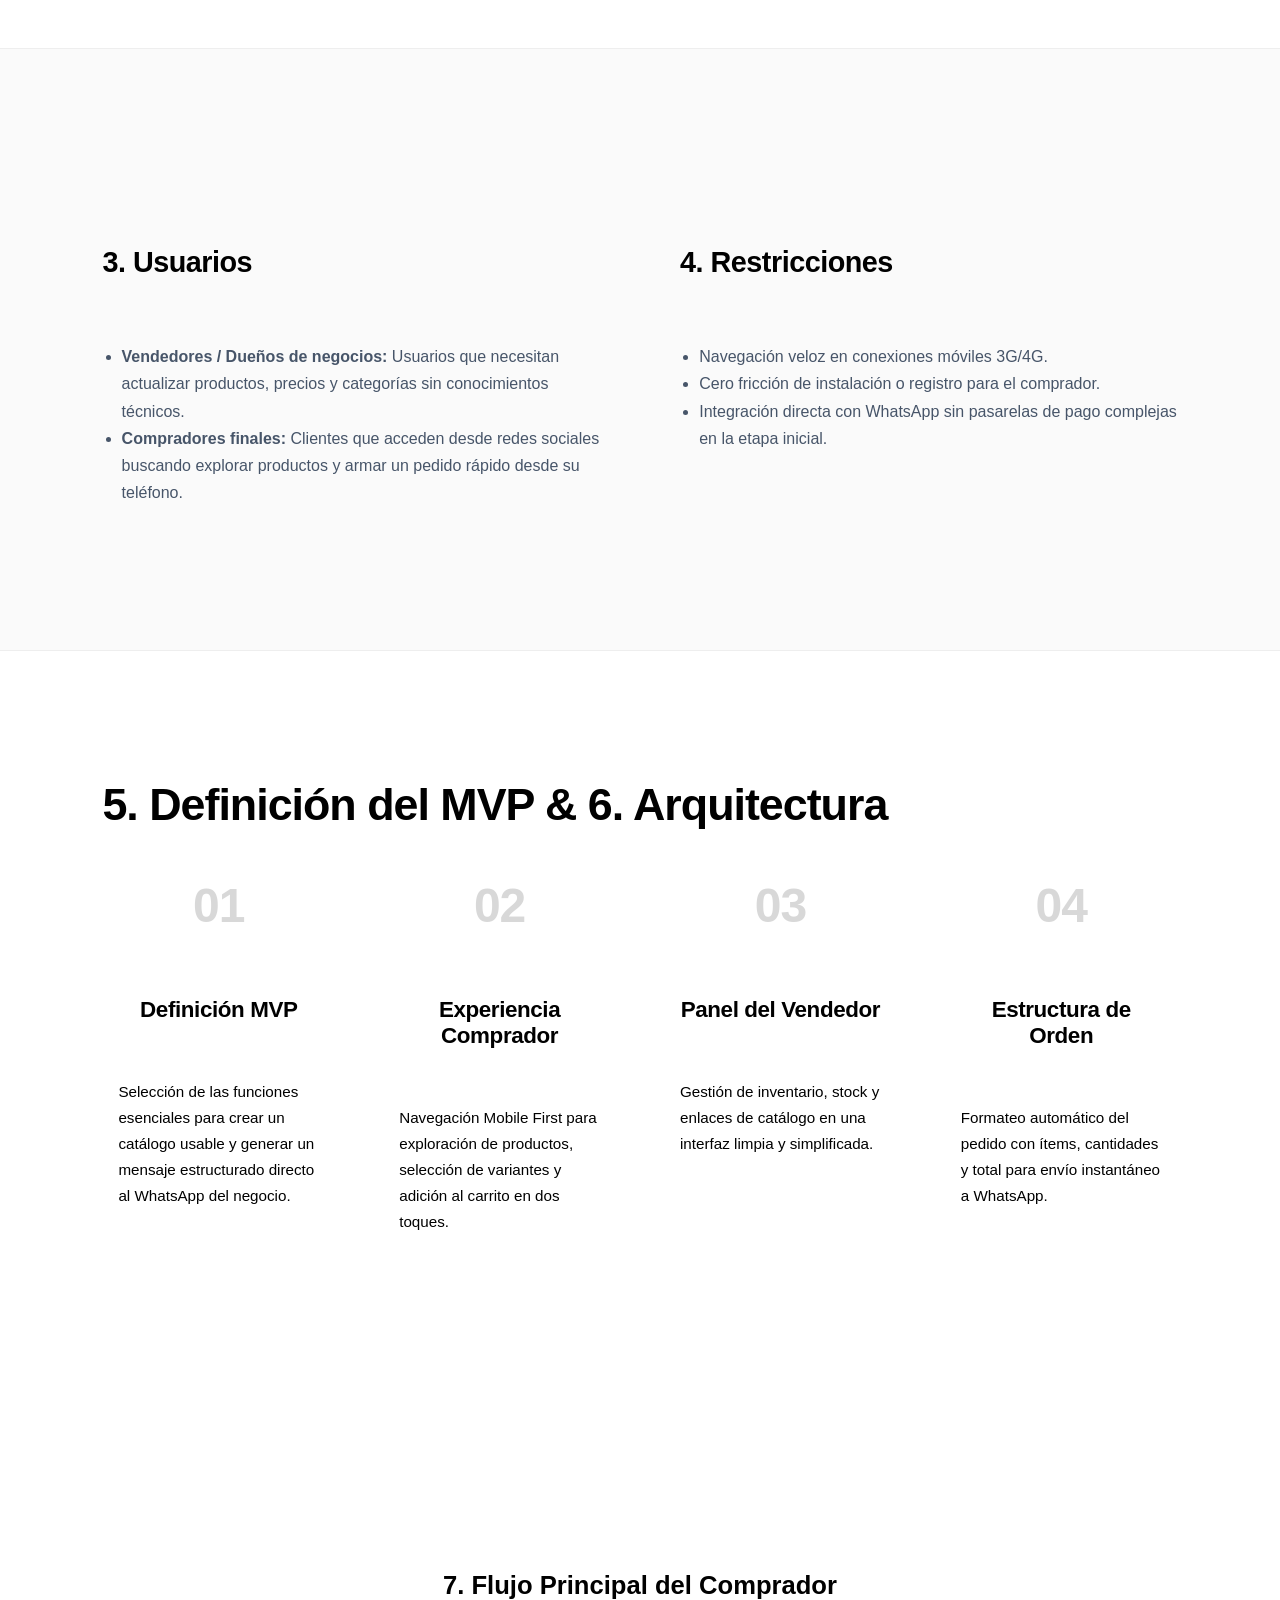
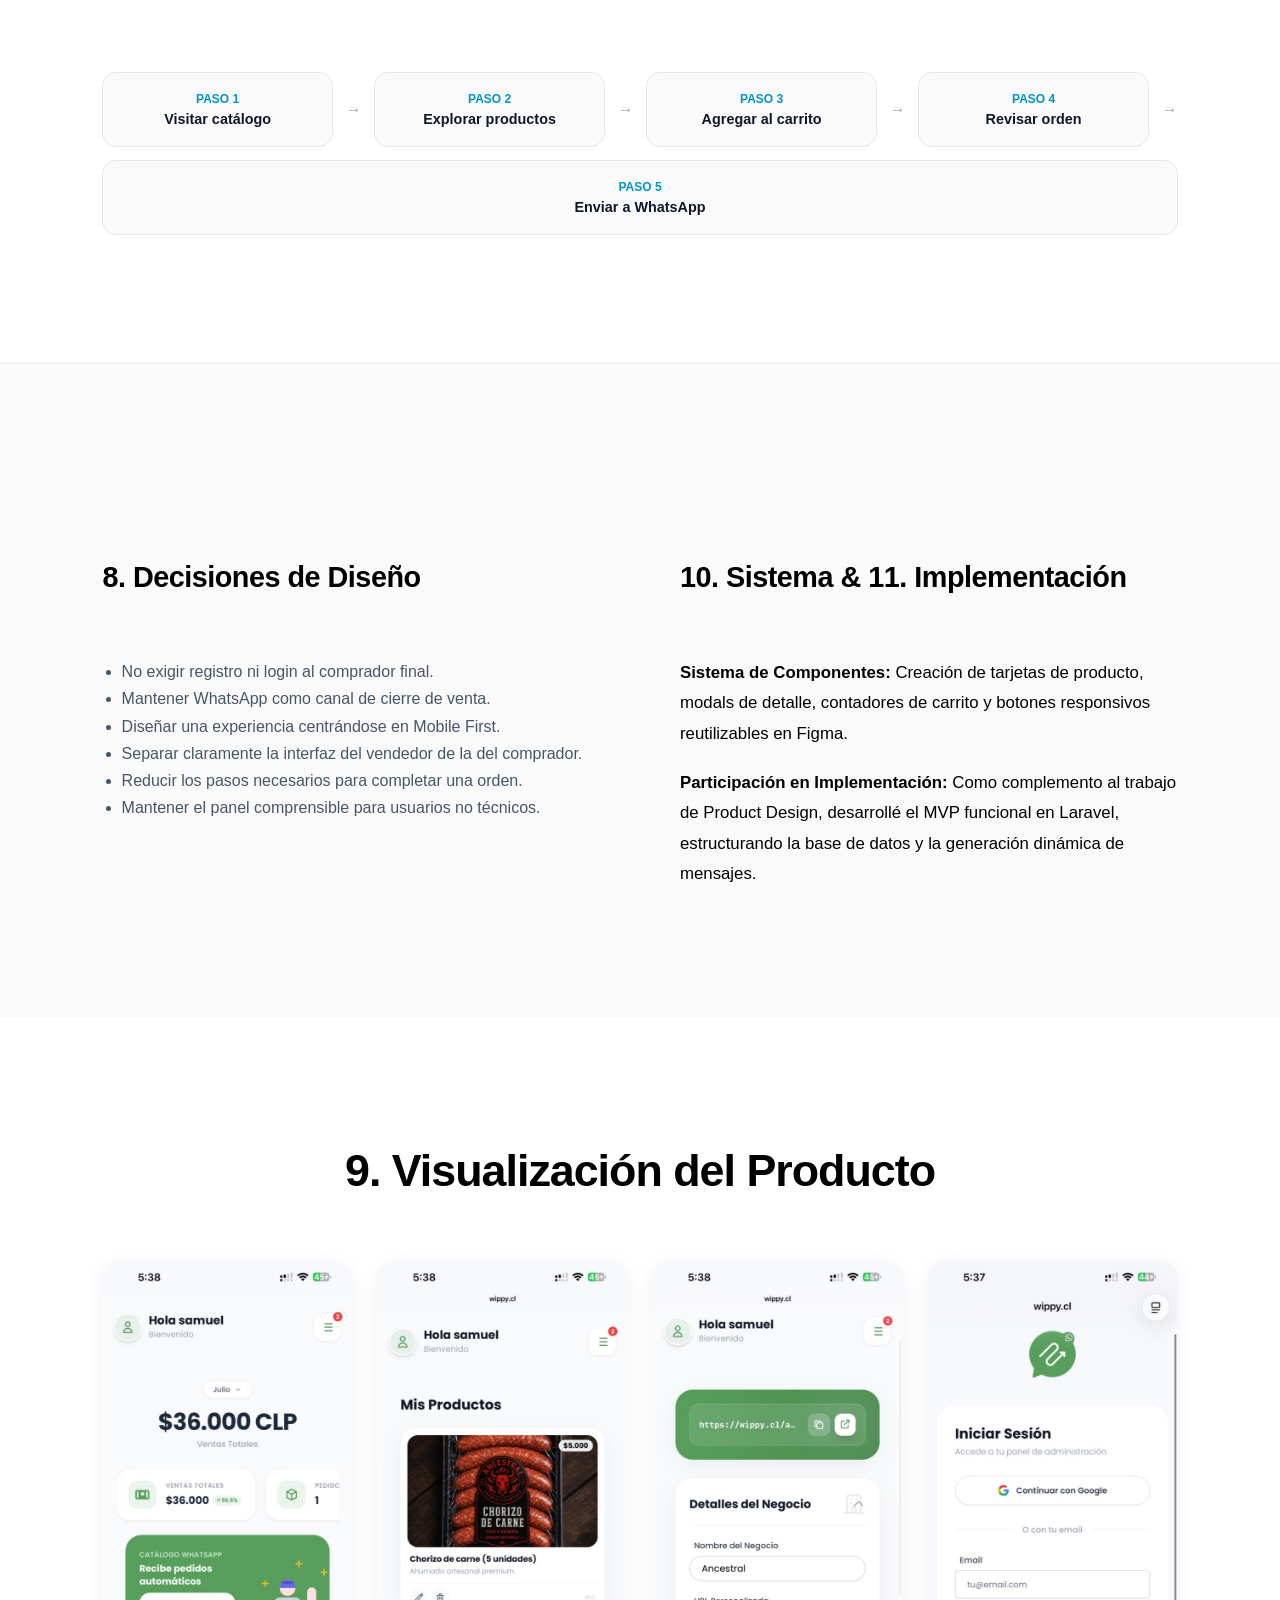
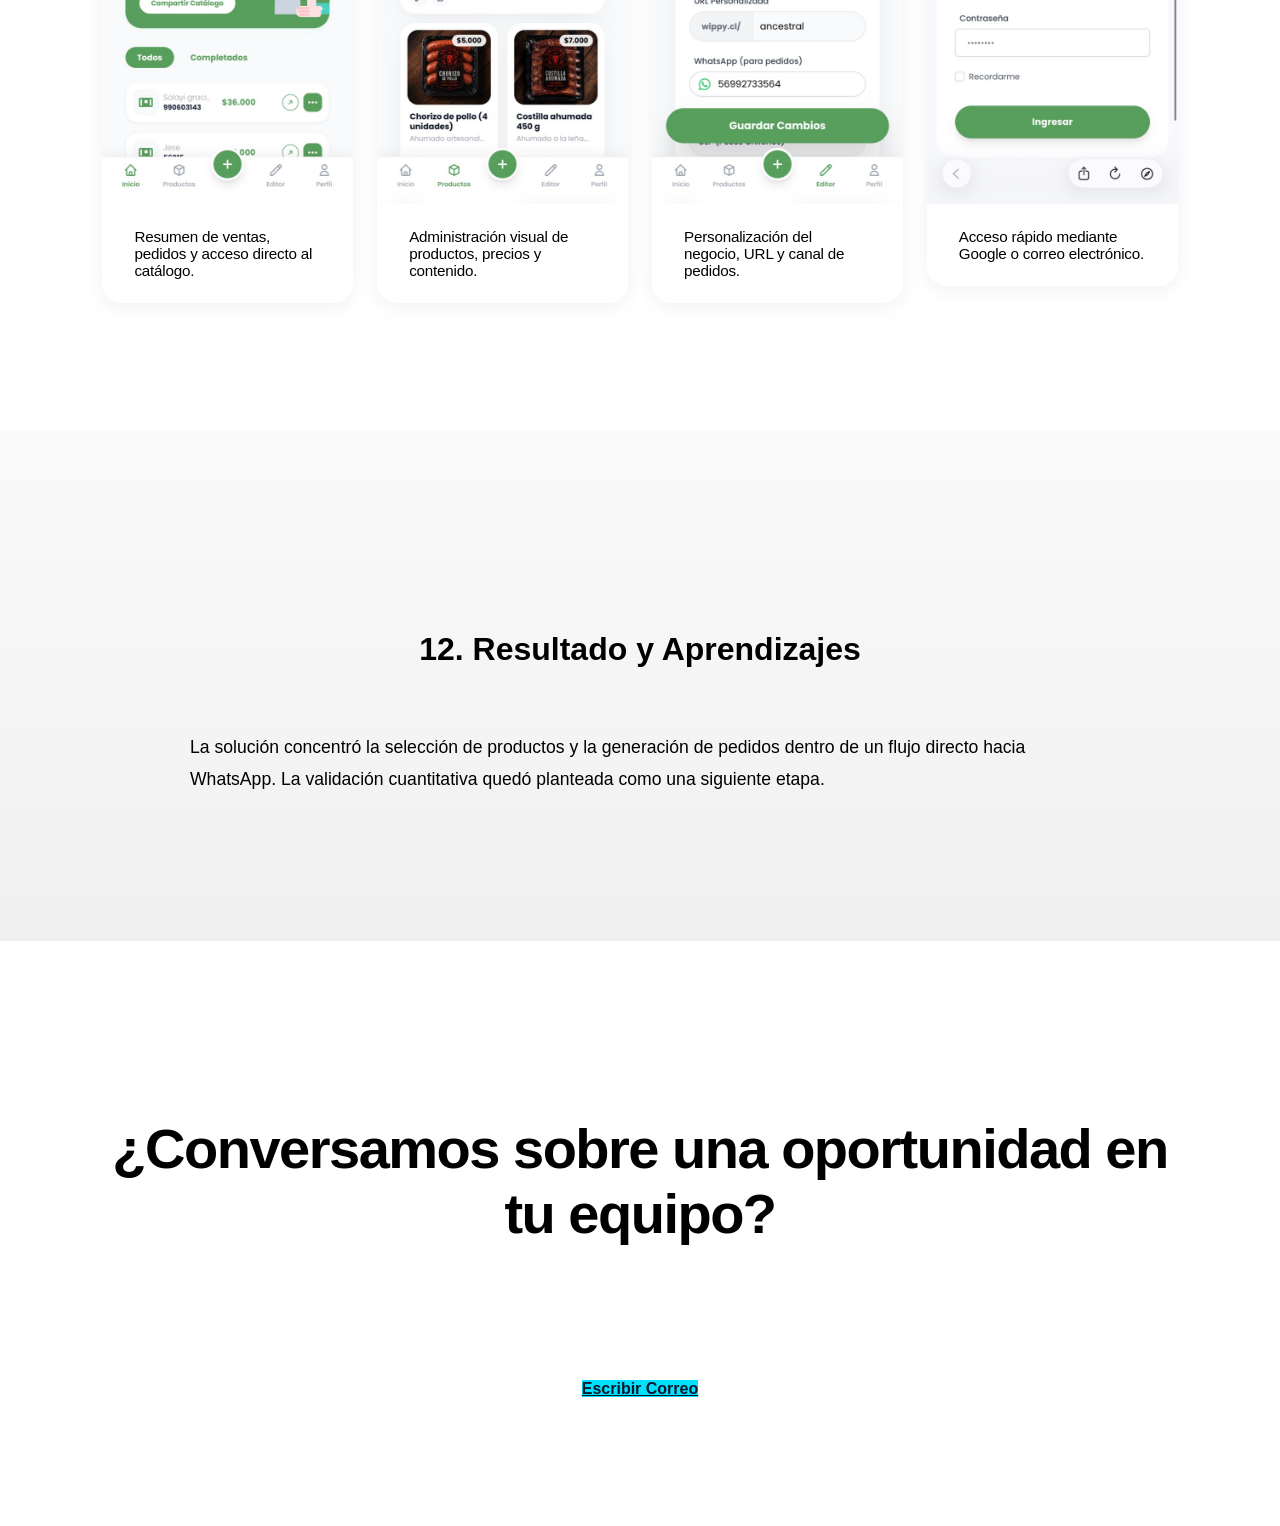
<file: work/casos/wippy/index.html>
<!DOCTYPE html>
<html lang="es">
<head>
    <meta charset="UTF-8">
    <meta name="viewport" content="width=device-width, initial-scale=1.0">
    <title>Wippy — Caso de Estudio Product Design · Samuel Casaran</title>
    <meta name="description" content="Caso de estudio de Wippy: Plataforma SaaS para crear catálogos digitales interactivos y automatizar pedidos por WhatsApp.">
    <link rel="icon" type="image/png" href="../../../assets/img/Favicon.png">
    
    <!-- Google Fonts -->
    <link rel="preconnect" href="https://fonts.googleapis.com">
    <link rel="preconnect" href="https://fonts.gstatic.com" crossorigin>
    <link href="https://fonts.googleapis.com/css2?family=Poppins:wght@300;400;500;600;700;800&amp;display=swap" rel="stylesheet">
    
    <!-- Stylesheets -->
    <link rel="stylesheet" href="../../../assets/css/style.css">
    <link rel="stylesheet" href="../../../assets/css/proyecto.css">
    <link rel="stylesheet" href="../../assets/css/work.css">
</head>
<body style="background:#ffffff;">

    <!-- Botón Volver -->
    <a href="../../#portfolio" class="back-button" title="Volver al portafolio">
        <svg width="24" height="24" viewBox="0 0 24 24" fill="none"><path d="M19 12H5M12 19l-7-7 7-7" stroke="currentColor" stroke-width="2" stroke-linecap="round" stroke-linejoin="round"/></svg>
    </a>

    <!-- Project Hero -->
    <section class="project-hero">
        <div class="project-hero-content">
            <div class="project-hero-text">
                <span class="modal-cat-tag">SaaS · Product Design · Web/Mobile</span>
                <h1 style="margin-top: 1rem;">Wippy</h1>
                <p class="project-type">Plataforma SaaS que permite a pequeños negocios crear catálogos digitales, gestionar productos y recibir pedidos estructurados mediante WhatsApp.</p>
                <p style="font-size:0.88rem; color:#64748b; margin-top:0.4rem;">Participación adicional: definición del MVP e implementación en Laravel.</p>
                
                <div class="project-quick-info">
                    <div class="quick-info-item">
                        <span class="info-label">Mi Rol</span>
                        <span class="info-value">Product Designer</span>
                    </div>
                    <div class="quick-info-item">
                        <span class="info-label">Categoría</span>
                        <span class="info-value">SaaS B2B / E-commerce</span>
                    </div>
                    <div class="quick-info-item">
                        <span class="info-label">Stack</span>
                        <span class="info-value">Figma, Laravel, MySQL, Tailwind</span>
                    </div>
                    <div class="quick-info-item">
                        <span class="info-label">Tipo</span>
                        <span class="info-value">Proyecto SaaS propio · Validado con negocios reales</span>
                    </div>
                </div>
            </div>
        </div>

        <div class="project-hero-mockup">
            <img src="../../assets/img/portfolio/wippy/portada-wippy.png" alt="Portada de Wippy con dashboard, gestión de productos, editor del negocio y acceso">
        </div>
    </section>

    <!-- 1. Contexto & 2. Problema -->
    <section class="project-overview">
        <div class="overview-columns">
            <div class="overview-column">
                <h3>1. El Contexto</h3>
                <p>Pequeños comercios y emprendimientos que vendían mediante redes sociales y WhatsApp sufrían una gran pérdida de tiempo enviando fotos individuales, listas de precios desactualizadas y gestionando pedidos en chats desordenados sin un inventario estructurado.</p>
            </div>
            <div class="overview-column">
                <h3>2. El Problema</h3>
                <p>Los negocios necesitaban una herramienta rápida para mostrar su catálogo sin obligar al comprador final a descargar aplicaciones ni crear cuentas, canalizando las órdenes directamente al WhatsApp del comercio de forma estructurada.</p>
            </div>
        </div>
    </section>

    <!-- 3. Usuarios & 4. Restricciones -->
    <section class="project-overview" style="background:#fafafa; border-top:1px solid #eee; border-bottom:1px solid #eee;">
        <div class="overview-columns">
            <div class="overview-column">
                <h3>3. Usuarios</h3>
                <ul style="list-style:disc; padding-left:1.2rem; color:#475569; line-height:1.7;">
                    <li><strong>Vendedores / Dueños de negocios:</strong> Usuarios que necesitan actualizar productos, precios y categorías sin conocimientos técnicos.</li>
                    <li><strong>Compradores finales:</strong> Clientes que acceden desde redes sociales buscando explorar productos y armar un pedido rápido desde su teléfono.</li>
                </ul>
            </div>
            <div class="overview-column">
                <h3>4. Restricciones</h3>
                <ul style="list-style:disc; padding-left:1.2rem; color:#475569; line-height:1.7;">
                    <li>Navegación veloz en conexiones móviles 3G/4G.</li>
                    <li>Cero fricción de instalación o registro para el comprador.</li>
                    <li>Integración directa con WhatsApp sin pasarelas de pago complejas en la etapa inicial.</li>
                </ul>
            </div>
        </div>
    </section>

    <!-- 5. Definición del MVP & 6. Arquitectura de Información -->
    <section class="project-process">
        <div class="showcase-title" style="margin-bottom:3rem;text-align:left;max-width:1200px;margin-left:auto;margin-right:auto;">5. Definición del MVP &amp; 6. Arquitectura</div>
        <div class="process-steps">
            <div class="process-step-item">
                <div class="step-number">01</div>
                <h3>Definición MVP</h3>
                <p>Selección de las funciones esenciales para crear un catálogo usable y generar un mensaje estructurado directo al WhatsApp del negocio.</p>
            </div>
            <div class="process-step-item">
                <div class="step-number">02</div>
                <h3>Experiencia Comprador</h3>
                <p>Navegación Mobile First para exploración de productos, selección de variantes y adición al carrito en dos toques.</p>
            </div>
            <div class="process-step-item">
                <div class="step-number">03</div>
                <h3>Panel del Vendedor</h3>
                <p>Gestión de inventario, stock y enlaces de catálogo en una interfaz limpia y simplificada.</p>
            </div>
            <div class="process-step-item">
                <div class="step-number">04</div>
                <h3>Estructura de Orden</h3>
                <p>Formateo automático del pedido con ítems, cantidades y total para envío instantáneo a WhatsApp.</p>
            </div>
        </div>
    </section>

    <!-- 7. Flujo Principal (Visual) -->
    <section class="project-overview" style="background:#ffffff;">
        <div style="max-width:1100px; margin:0 auto;">
            <h3 style="font-size:1.6rem; font-weight:700; color:var(--text-dark); margin-bottom:2rem; text-align:center;">7. Flujo Principal del Comprador</h3>

            <div style="display:flex; align-items:center; justify-content:space-between; gap:0.8rem; flex-wrap:wrap;">
                <div style="background:#fafafa; border:1px solid #e2e8f0; border-radius:14px; padding:1.2rem; flex:1; min-width:150px; text-align:center;">
                    <div style="font-size:0.75rem; font-weight:700; color:#0096c7; text-transform:uppercase; margin-bottom:0.3rem;">Paso 1</div>
                    <div style="font-size:0.9rem; font-weight:600; color:#0f172a;">Visitar catálogo</div>
                </div>
                <div style="color:#94a3b8; font-weight:700;">→</div>
                <div style="background:#fafafa; border:1px solid #e2e8f0; border-radius:14px; padding:1.2rem; flex:1; min-width:150px; text-align:center;">
                    <div style="font-size:0.75rem; font-weight:700; color:#0096c7; text-transform:uppercase; margin-bottom:0.3rem;">Paso 2</div>
                    <div style="font-size:0.9rem; font-weight:600; color:#0f172a;">Explorar productos</div>
                </div>
                <div style="color:#94a3b8; font-weight:700;">→</div>
                <div style="background:#fafafa; border:1px solid #e2e8f0; border-radius:14px; padding:1.2rem; flex:1; min-width:150px; text-align:center;">
                    <div style="font-size:0.75rem; font-weight:700; color:#0096c7; text-transform:uppercase; margin-bottom:0.3rem;">Paso 3</div>
                    <div style="font-size:0.9rem; font-weight:600; color:#0f172a;">Agregar al carrito</div>
                </div>
                <div style="color:#94a3b8; font-weight:700;">→</div>
                <div style="background:#fafafa; border:1px solid #e2e8f0; border-radius:14px; padding:1.2rem; flex:1; min-width:150px; text-align:center;">
                    <div style="font-size:0.75rem; font-weight:700; color:#0096c7; text-transform:uppercase; margin-bottom:0.3rem;">Paso 4</div>
                    <div style="font-size:0.9rem; font-weight:600; color:#0f172a;">Revisar orden</div>
                </div>
                <div style="color:#94a3b8; font-weight:700;">→</div>
                <div style="background:#fafafa; border:1px solid #e2e8f0; border-radius:14px; padding:1.2rem; flex:1; min-width:150px; text-align:center;">
                    <div style="font-size:0.75rem; font-weight:700; color:#0096c7; text-transform:uppercase; margin-bottom:0.3rem;">Paso 5</div>
                    <div style="font-size:0.9rem; font-weight:600; color:#0f172a;">Enviar a WhatsApp</div>
                </div>
            </div>
        </div>
    </section>

    <!-- 8. Decisiones de Diseño & 9. Interfaz Final -->
    <section class="project-overview" style="background:#fafafa; border-top:1px solid #eee;">
        <div class="overview-columns">
            <div class="overview-column">
                <h3>8. Decisiones de Diseño</h3>
                <ul style="list-style:disc; padding-left:1.2rem; color:#475569; line-height:1.7;">
                    <li>No exigir registro ni login al comprador final.</li>
                    <li>Mantener WhatsApp como canal de cierre de venta.</li>
                    <li>Diseñar una experiencia centrándose en Mobile First.</li>
                    <li>Separar claramente la interfaz del vendedor de la del comprador.</li>
                    <li>Reducir los pasos necesarios para completar una orden.</li>
                    <li>Mantener el panel comprensible para usuarios no técnicos.</li>
                </ul>
            </div>
            <div class="overview-column">
                <h3>10. Sistema &amp; 11. Implementación</h3>
                <p><strong>Sistema de Componentes:</strong> Creación de tarjetas de producto, modals de detalle, contadores de carrito y botones responsivos reutilizables en Figma.</p>
                <p style="margin-top:1rem;"><strong>Participación en Implementación:</strong> Como complemento al trabajo de Product Design, desarrollé el MVP funcional en Laravel, estructurando la base de datos y la generación dinámica de mensajes.</p>
            </div>
        </div>
    </section>

    <!-- 9. Interfaz Final Showcase -->
    <section class="project-showcase">
        <div class="showcase-title">9. Visualización del Producto</div>
        <div class="mobile-product-grid">
            <figure class="showcase-item mobile-product-screen">
                <img src="../../assets/img/portfolio/wippy/dashboard.jpg" alt="Dashboard de ventas y pedidos de Wippy" loading="lazy">
                <figcaption class="showcase-caption">Resumen de ventas, pedidos y acceso directo al catálogo.</figcaption>
            </figure>
            <figure class="showcase-item mobile-product-screen">
                <img src="../../assets/img/portfolio/wippy/productos.jpg" alt="Gestión de productos del catálogo Wippy" loading="lazy">
                <figcaption class="showcase-caption">Administración visual de productos, precios y contenido.</figcaption>
            </figure>
            <figure class="showcase-item mobile-product-screen">
                <img src="../../assets/img/portfolio/wippy/editor-negocio.jpg" alt="Editor de información del negocio en Wippy" loading="lazy">
                <figcaption class="showcase-caption">Personalización del negocio, URL y canal de pedidos.</figcaption>
            </figure>
            <figure class="showcase-item mobile-product-screen">
                <img src="../../assets/img/portfolio/wippy/login.jpg" alt="Pantalla de acceso al panel de Wippy" loading="lazy">
                <figcaption class="showcase-caption">Acceso rápido mediante Google o correo electrónico.</figcaption>
            </figure>
        </div>
    </section>

    <!-- 12. Aprendizajes & Resultado Permitido -->
    <section class="project-results">
        <div style="max-width:900px;margin:0 auto;text-align:center;">
            <h3 style="font-size:2rem;font-weight:700;margin-bottom:1.5rem;color:var(--text-dark);">12. Resultado y Aprendizajes</h3>
            <p style="font-size:1.1rem;color:var(--text-light);line-height:1.8;font-weight:300;">
                La solución concentró la selección de productos y la generación de pedidos dentro de un flujo directo hacia WhatsApp. La validación cuantitativa quedó planteada como una siguiente etapa.
            </p>
        </div>
    </section>

    <!-- CTA Contacto -->
    <section class="project-cta">
        <h2>¿Conversamos sobre una oportunidad en tu equipo?</h2>
        <p>Estoy disponible como Product Designer para integrarme a equipos de producto.</p>
        <a href="mailto:samueldavidcasaran@gmail.com" class="btn btn-primary btn-lg" style="background:#00e0ff;color:#0f172a;font-weight:700;">Escribir Correo</a>
    </section>

</body>
</html>
</file>
<file: assets/css/style.css>
body{
    background-color: #ECEEED; 
    font-family: "Urbanist", sans-serif;
}  

.jumbotron {
  padding: 2rem 1rem;
  margin-bottom: 2rem;
  background-color: #ECEEED;
  border-radius: .3rem;
} 
h3 {
font-size: 40px; 
padding-top: 40px; 
padding-bottom: 40px;
}
.box {
    background-image: url(/assets/img/Perfil.png);  
background-repeat: no-repeat;
    background-size: contain; 
    background-position: center; 
 height: 450px;  
width: 450px;
display: flex; 
align-items: end; 
}  
 p {
  text-align: left;
}   
.boton{ 
   width: 150px;
}  
.boton a{
  text-decoration: none; 
  color: rgba(255, 255, 255, 0);
 background-color: black; 
 width: 150px; 
 display: flex;    
 flex-flow:row;
 justify-content: space-around;   
 align-items: center;
 padding-left: 20px;   
 padding-right: 20px;  
 padding-top: 15px; 
 padding-bottom: 15px;
 border-radius: 100px; 
 margin-bottom: 45px;  
 margin-left: 5px;
 height: 56px; 
 width: 56px; 
 transition: ease-in-out 0.1s; 
 font-size: 0;   
   
 }     
 
 .boton  a:hover{  
    font-size: 16px;   
   
    transform: scale(1);
    text-decoration: none; 
    color: rgb(255, 255, 255);
   background-color: black; 
   width: 150px; 
   display: flex;    
   flex-flow:row;
   justify-content: space-around;   
   align-items: center;
   padding-left: 20px;   
   padding-right: 20px;  
   padding-top: 15px; 
   padding-bottom: 15px;
   border-radius: 100px; 
   margin-bottom: 35px;  
   margin-left: 5px;
   width: 150px; 
   transition: ease-in-out 0.1s;   
  

   }    
   
   



 
 .boxi{
   gap: 1em; 
   justify-content: center;
   }   
   .boxi .icon{
  display: flex; 
  justify-content: center; 
  align-items: center; 
  border: 1px solid black; 
  padding: 15px; 
  border-radius: 100%; 
  transition: ease-in-out 0.3s;
    }    
    .boxi .icon:hover{
      display: flex; 
      justify-content: center; 
      align-items: center; 
      border: 1px solid rgba(0, 0, 0, 0); 
      padding: 15px; 
      border-radius: 100%; 
       background-color: white; 
       transition: ease-in-out 0.3s;
        }     

    
   
    
.s1{
        flex-direction: row-reverse;
          }   
          
          
          .ss1{
         justify-content: end;
              }  
    
          .texto h1 {
               font-size: 80px; 
               text-align: left;
          }  
          .texto p {
            text-align: right;
       }   
       .boxi{
      display: flex; 
      justify-content: start;
   }    




      body {
        margin: 0;
        padding: 0;
        height: 200vh; /* Para simular una página larga */
        overflow-x: hidden; /* Evita el desplazamiento horizontal de la página */
    }
    
    .image-container {
        width: 100%;
        height: 300px; /* Ajusta la altura según tu diseño */
        overflow: hidden; /* Oculta la parte de la imagen que se sale del contenedor */
        /* Coloca la imagen detrás del contenido */
    }
    
    .scrolling-image {
        width: 200%; /* Doble del tamaño para permitir el bucle de desplazamiento */
        height: 100%;
        background-image: url('/assets/img/slider.png');
        background-repeat: repeat-x; /* Repite la imagen en el eje X */
        background-size: contain; /* Ajusta el tamaño de la imagen al contenedor */
        transform: translateX(0); /* Inicia sin desplazamiento */
        transition: transform 0.1s linear; /* Suaviza el movimiento */ 
        z-index: 1;
    } 




    @media (max-width: 1060px) { 
      .box {
          background-image: url(/assets/img/Perfil.png);  
      background-repeat: no-repeat;
          background-size: contain; 
          background-position: center; 
       height: 390px;  
      width: 350px;
      display: flex; 
      align-items: end; 
      }  
  
      .s1{
          flex-direction: row-reverse;
            }    
           
        .texto h1 {
          font-size: 60px; 
          text-align: center;
     }  
     .texto p {
       text-align: center;
  }   

  .boxi{
      gap: 1em; 
      justify-content: center;
      }    
      .ss1{
          justify-content: center;
               }   


               .boton a{ 
                  font-size: 16px; 
                  text-decoration: none; 
                  color: rgb(255, 255, 255);
                 background-color: black; 
                 width: 0px; 
                 display: flex;    
                 flex-flow:row;
                 justify-content: space-around;   
                 align-items: center;
                 padding-left: 20px;   
                 padding-right: 20px;  
                 padding-top: 15px; 
                 padding-bottom: 15px;
                 border-radius: 100px; 
                 margin-bottom: 45px;  
                 margin-left: 5px;
                 height: 55px; 
                 width: 150px; 
                 transition: ease-in-out 0.1s; 
       
                   
                 }     
                 
                 .boton  a:hover{  
                    font-size: 16px;   
                   
                    width: 150px; 
                    text-decoration: none; 
                    color: rgb(255, 255, 255);
                   background-color: black; 
                   width: 150px; 
                   display: flex;    
                   flex-flow:row;
                   justify-content: space-around;   
                   align-items: center;
                   padding-left: 20px;   
                   padding-right: 20px;  
                   padding-top: 15px; 
                   padding-bottom: 15px;
                   border-radius: 100px; 
                   width: 150px; 
                   transition: ease-in-out 0.1s;   
                  
                
                   }   
               
                   
                .scrolling-image {
                  width: 200%; /* Doble del tamaño para permitir el bucle de desplazamiento */
                  height: 70%;
                  background-image: url('/assets/img/slider.png');
                  background-repeat: repeat-x; /* Repite la imagen en el eje X */
                  background-size: cover; /* Ajusta el tamaño de la imagen al contenedor */
                  transform: translateX(0); /* Inicia sin desplazamiento */
                  transition: transform 0.1s linear; /* Suaviza el movimiento */
              }  

              h3 {
                font-size: 35px; 
                padding-top: 0px; 
padding-bottom: 20px;
                } 
                .mt-5, .my-5 {
                  margin-top: 0rem !important;
              }
          

    }    


    .card {
      border-radius: 40px; 
      max-width: 350px;  
      height: 500px;
      margin-top: 20px; 
      border: none;
  }   
  .blad {
    max-width: 320px;
    height: 310px; 
    background-color:#DADADA ; 
    border-radius: 40px;
    display: flex; 
    justify-content: center; 
    align-items: center;
}     
  .blad img{
    max-width: 320px; 
    border-radius: 50px;
}     
.blade img{
  max-width: 315px; 
  border-radius: 40px;
}    

.text {
 padding: 10px;
}   
.text h2 {
font-size: 20px;
 }  
@media (min-width: 576px) {
  .col-sm-6 {
      -ms-flex: 0 0 50%;
      flex: 0 0 50%;
      max-width: 100%;
  } 


} 

@media (max-width: 990px) {
 

  .Content{
    justify-content: center; 
    align-items: center; 
    text-align: center; 
    content: center;
} 
}
    
  .portafolio{
 background-color: white; 
 text-align: center; 
 padding: 40px; 
 border-radius: 30px;
} 
.portafolio .btnOne a{ 
  background-color: #AE46FF; 
  color: white; 
  text-decoration: none; 
  border-radius: 200px;
  padding-left: 30px; 
  padding-right:30px; 
  padding-top: 16px; 
  padding-bottom: 16px; 
 border: 2px solid white;  
 -webkit-box-shadow: 10px 10px 131px -111px rgba(0,0,0,0.54);
-moz-box-shadow: 10px 10px 131px -111px rgba(0,0,0,0.54);
box-shadow: 10px 10px 131px -111px rgba(0,0,0,0.54);

display: flex;
justify-content: center;
align-items: center;
margin: 2px;


 }  


 .portafolio .II a{ 
  background-color: #E614A4; 
 }  
 .portafolio .III a{ 
  background-color: #FFB444; 
 }    
 .portafolio .IV a{ 
  background-color: #F50509; 
 }    
 .portafolio .VI a{ 
  background-color: #ffffff;  
  border: 2px solid black;  
  color: black;
 }   
 

 .portafolio .V a{  
  margin-top: 30px;
  background-color: #000000;  
  border: 2px solid black;  
  color: rgb(255, 255, 255);  
  width: 200px; 
  gap: 1em;
 }   
 .portafolio .V a svg{ 
width: 20px; 
height: 20px; 
fill: white;
 }    




 .Dash {  
  margin-top: 30px;
  display: flex; 
  flex-flow: row wrap;  
  height: 150px; 
  justify-content: center; 


 }  

 .port{    
  margin-top: 20px;
max-width: 100%; 
height: 300px; 
background-size: cover;
  background-position: center; 
  background-repeat: no-repeat;

 }  


 footer { 
  background-color: #ECEEED; 
}

 footer .input-container {
  position: relative;
  max-width: 250px;
}

footer .input-container input { 
  max-width: 250px; 
  background-color: white; 
  border-radius: 200px;
 border: none;
  padding-left: 30px; /* Espacio para el icono */
  height: 55px; 
  transition: ease-in-out 0.3s;
} 
 .in:focus { 
 
 border: none;
 
}

.input-container .icon {
  position: absolute;
  top: 50%;
  left: 175px;
  transform: translateY(-50%); 
  
  pointer-events: none; /* Para que el icono no interfiera con el input */
} 
.d-flexx { 
  display: flex;
  flex-flow: column; /* Para que el icono no interfiera con el input */ 
  align-items: center;
}  
.d-flexx p { 
  font-size: 12px;
}
</file>
<file: assets/css/proyecto.css>
/* ==========================================
   PÁGINA INTERNA DE PROYECTO
   ========================================== */

/* Hero del Proyecto */
.project-hero {
    padding: 2rem 8% 0;
    background: linear-gradient(180deg, #fafafa 0%, #ffffff 100%);
    min-height: 90vh;
    display: flex;
    flex-direction: column;
    justify-content: center;
    gap: 4rem;
}

.project-hero-content {
    max-width: 1200px;
    margin: 0 auto;
    width: 100%;
}

.project-hero-text h1 {
    font-size: 5rem;
    font-weight: 700;
    color: var(--text-dark);
    letter-spacing: -2.5px;
    margin-bottom: 1rem;
    line-height: 1.1;
}

.project-type {
    font-size: 1.2rem;
    color: var(--text-light);
    font-weight: 400;
    margin-bottom: 3rem;
    letter-spacing: -0.2px;
}

.project-quick-info {
    display: grid;
    grid-template-columns: repeat(4, 1fr);
    gap: 2.5rem;
    max-width: 900px;
}

.quick-info-item {
    display: flex;
    flex-direction: column;
    gap: 0.5rem;
}

.info-label {
    font-size: 0.85rem;
    color: var(--text-lighter);
    font-weight: 500;
    text-transform: uppercase;
    letter-spacing: 0.5px;
}

.info-value {
    font-size: 1.05rem;
    color: var(--text-dark);
    font-weight: 600;
    letter-spacing: -0.3px;
}

.project-hero-mockup {
    max-width: 1200px;
    margin: 0 auto;
    width: 100%;
    border-radius: 24px;
    overflow: hidden;
    box-shadow: 0 20px 60px rgba(0, 0, 0, 0.12);
    background: #f5f5f5;
}

.project-hero-mockup img {
    width: 100%;
    height: auto;
    display: block;
    object-fit: cover;
}

/* Contexto y Solución */
.project-overview {
    padding: 8rem 8%;
    background: var(--white);
}

.overview-columns {
    max-width: 1200px;
    margin: 0 auto;
    display: grid;
    grid-template-columns: repeat(2, 1fr);
    gap: 5rem;
}

.overview-column h3 {
    font-size: 1.8rem;
    font-weight: 600;
    color: var(--text-dark);
    margin-bottom: 1.5rem;
    letter-spacing: -0.5px;
}

.overview-column p {
    font-size: 1.05rem;
    color: var(--text-light);
    line-height: 1.8;
    margin-bottom: 1.2rem;
    font-weight: 300;
}

.overview-column p:last-child {
    margin-bottom: 0;
}

/* Showcase / Galería */
.project-showcase {
    padding: 8rem 8%;
    background: var(--bg-light);
}

.showcase-title {
    text-align: center;
    font-size: 2.8rem;
    font-weight: 600;
    color: var(--text-dark);
    margin-bottom: 4rem;
    letter-spacing: -1px;
}

.showcase-grid {
    max-width: 1200px;
    margin: 0 auto;
    display: grid;
    grid-template-columns: repeat(2, 1fr);
    gap: 2rem;
}

.showcase-item {
    background: var(--white);
    border-radius: 20px;
    overflow: hidden;
    box-shadow: 0 4px 20px rgba(0, 0, 0, 0.06);
    transition: all 0.3s ease;
}

.showcase-item.large {
    grid-column: 1 / -1;
}

.showcase-item:hover {
    transform: translateY(-5px);
    box-shadow: 0 8px 30px rgba(0, 0, 0, 0.1);
}

.showcase-item img {
    width: 100%;
    height: auto;
    display: block;
    object-fit: cover;
}

.showcase-caption {
    padding: 1.5rem 2rem;
    font-size: 0.95rem;
    color: var(--text-light);
    font-weight: 500;
    letter-spacing: -0.2px;
}

.metrix-showcase-grid {
    max-width: 1100px;
    margin: 0 auto;
    display: grid;
    grid-template-columns: repeat(3, minmax(0, 1fr));
    gap: 2rem;
    align-items: start;
}

.mobile-product-grid {
    max-width: 1200px;
    margin: 0 auto;
    display: grid;
    grid-template-columns: repeat(4, minmax(0, 1fr));
    gap: 1.5rem;
    align-items: start;
}

.mobile-product-screen {
    margin: 0;
}

.mobile-product-screen img {
    width: 100%;
    aspect-ratio: 590 / 1280;
    object-fit: cover;
}

.metrix-screen {
    margin: 0;
}

.metrix-screen img {
    width: 100%;
    aspect-ratio: 590 / 1280;
    object-fit: cover;
}

@media (max-width: 768px) {
    .metrix-showcase-grid,
    .mobile-product-grid {
        grid-template-columns: 1fr;
        max-width: 420px;
    }
}

@media (min-width: 769px) and (max-width: 1024px) {
    .mobile-product-grid {
        grid-template-columns: repeat(2, minmax(0, 1fr));
    }
}

/* Proceso */
.project-process {
    padding: 8rem 8%;
    background: var(--white);
}

.process-steps {
    max-width: 1200px;
    margin: 0 auto;
    display: grid;
    grid-template-columns: repeat(4, 1fr);
    gap: 3rem;
}

.process-step-item {
    text-align: center;
    padding: 0 1rem;
}

.step-number {
    font-size: 3rem;
    font-weight: 700;
    color: var(--text-dark);
    opacity: 0.15;
    margin-bottom: 1.5rem;
    letter-spacing: -1px;
}

.process-step-item h3 {
    font-size: 1.4rem;
    font-weight: 600;
    color: var(--text-dark);
    margin-bottom: 1rem;
    letter-spacing: -0.4px;
}

.process-step-item p {
    font-size: 0.95rem;
    color: var(--text-light);
    line-height: 1.7;
    font-weight: 300;
}

/* Resultados */
.project-results {
    padding: 8rem 8%;
    background: linear-gradient(180deg, #fafafa 0%, #f0f0f0 100%);
}

.results-grid {
    max-width: 1000px;
    margin: 0 auto 4rem;
    display: grid;
    grid-template-columns: repeat(3, 1fr);
    gap: 4rem;
}

.result-item {
    text-align: center;
}

.result-metric {
    font-size: 4rem;
    font-weight: 700;
    color: var(--text-dark);
    margin-bottom: 1rem;
    letter-spacing: -2px;
}

.result-description {
    font-size: 1rem;
    color: var(--text-light);
    line-height: 1.6;
    font-weight: 400;
}

.results-benefits {
    max-width: 900px;
    margin: 0 auto;
    display: flex;
    flex-wrap: wrap;
    gap: 1rem;
    justify-content: center;
}

.benefit-tag {
    padding: 0.8rem 1.8rem;
    background: var(--white);
    border: 1px solid #e5e5e5;
    border-radius: 30px;
    font-size: 0.9rem;
    color: var(--text-dark);
    font-weight: 500;
    transition: all 0.3s ease;
}

.benefit-tag:hover {
    border-color: var(--text-dark);
    transform: translateY(-2px);
}

/* Testimonio */
.project-testimonial {
    padding: 8rem 8%;
    background: var(--white);
}

.testimonial-content {
    max-width: 800px;
    margin: 0 auto;
    text-align: center;
}

.quote-mark {
    font-size: 8rem;
    font-weight: 700;
    color: var(--accent-cyan);
    line-height: 0.8;
    margin-bottom: 2rem;
    opacity: 0.3;
}

.testimonial-content blockquote {
    margin: 0;
    padding: 0;
}

.testimonial-content blockquote p {
    font-size: 1.6rem;
    font-weight: 400;
    color: var(--text-dark);
    line-height: 1.7;
    margin-bottom: 3rem;
    letter-spacing: -0.5px;
}

.testimonial-author {
    display: flex;
    align-items: center;
    justify-content: center;
    gap: 1.2rem;
}

.author-avatar {
    width: 60px;
    height: 60px;
    background: transparent;
    border: 2px solid #d5d5d5;
    border-radius: 50%;
    display: flex;
    align-items: center;
    justify-content: center;
    font-size: 2rem;
    color: #b0b0b0;
    font-weight: 300;
}

.author-info {
    text-align: left;
}

.author-name {
    font-size: 1.1rem;
    font-weight: 600;
    color: var(--text-dark);
    margin-bottom: 0.2rem;
    letter-spacing: -0.2px;
}

.author-role {
    font-size: 0.95rem;
    color: var(--text-light);
    font-weight: 400;
}

/* CTA Final del Proyecto */
.project-cta {
    padding: 8rem 8%;
    background: var(--text-dark);
    text-align: center;
}

.project-cta h2 {
    font-size: 3.5rem;
    font-weight: 600;
    color: var(--white);
    margin-bottom: 1.5rem;
    letter-spacing: -1.5px;
}

.project-cta p {
    font-size: 1.15rem;
    color: rgba(255, 255, 255, 0.7);
    margin-bottom: 3rem;
    max-width: 600px;
    margin-left: auto;
    margin-right: auto;
    font-weight: 300;
    line-height: 1.7;
}

/* Responsive */
@media (max-width: 1024px) {
    .project-quick-info {
        grid-template-columns: repeat(2, 1fr);
        gap: 2rem;
    }

    .process-steps {
        grid-template-columns: repeat(2, 1fr);
        gap: 3rem 2rem;
    }

    .results-grid {
        grid-template-columns: repeat(3, 1fr);
        gap: 3rem;
    }
}

@media (max-width: 768px) {
    .project-hero {
        padding: 6rem 6% 0;
        min-height: auto;
        gap: 3rem;
    }

    .project-hero-text h1 {
        font-size: 3rem;
        letter-spacing: -1.5px;
    }

    .project-type {
        font-size: 1rem;
        margin-bottom: 2rem;
    }

    .project-quick-info {
        grid-template-columns: 1fr;
        gap: 1.5rem;
    }

    .project-hero-mockup {
        border-radius: 16px;
    }

    .project-overview,
    .project-showcase,
    .project-process,
    .project-results,
    .project-testimonial,
    .project-cta {
        padding: 5rem 6%;
    }

    .overview-columns {
        grid-template-columns: 1fr;
        gap: 3rem;
    }

    .overview-column h3 {
        font-size: 1.5rem;
    }

    .overview-column p {
        font-size: 1rem;
    }

    .showcase-title {
        font-size: 2.2rem;
    }

    .showcase-grid {
        grid-template-columns: 1fr;
        gap: 1.5rem;
    }

    .showcase-item.large {
        grid-column: 1;
    }

    .process-steps {
        grid-template-columns: 1fr;
        gap: 3rem;
    }

    .step-number {
        font-size: 2.5rem;
    }

    .process-step-item h3 {
        font-size: 1.2rem;
    }

    .results-grid {
        grid-template-columns: 1fr;
        gap: 3rem;
    }

    .result-metric {
        font-size: 3rem;
    }

    .testimonial-content blockquote p {
        font-size: 1.2rem;
    }

    .project-cta h2 {
        font-size: 2.2rem;
        letter-spacing: -1px;
    }

    .project-cta p {
        font-size: 1rem;
    }

    .cta-buttons {
        flex-direction: column;
        align-items: stretch;
    }

    .btn {
        width: 100%;
        justify-content: center;
    }
}
</file>
<file: work/assets/css/work.css>
/* ==========================================================================
   WORK PORTFOLIO - RECRUITER & PRODUCT DESIGNER SECTION
   ========================================================================== */

/* ── Floating Bottom Tab Bar (mobile only <= 768px) ── */
.floating-navbar {
    position: fixed;
    bottom: calc(1.5rem + env(safe-area-inset-bottom, 0px));
    left: 50%;
    transform: translateX(-50%);
    display: flex;
    align-items: center;
    gap: 0.25rem;
    background: rgba(255, 255, 255, 0.88);
    backdrop-filter: blur(18px);
    -webkit-backdrop-filter: blur(18px);
    border: 1px solid rgba(0, 0, 0, 0.08);
    border-radius: 100px;
    padding: 0.5rem 0.75rem;
    box-shadow: 0 8px 32px rgba(0, 0, 0, 0.14), 0 2px 8px rgba(0, 0, 0, 0.06);
    z-index: 1000;
}

@media (min-width: 769px) {
    .floating-navbar {
        display: none !important;
    }
}

.floating-navbar .nav-item {
    display: inline-flex;
    align-items: center;
    justify-content: center;
    gap: 0.5rem;
    padding: 0.6rem 1.3rem;
    border-radius: 100px;
    text-decoration: none;
    color: #64748b;
    font-size: 0.85rem;
    font-weight: 500;
    letter-spacing: 0.2px;
    transition: all 0.2s ease;
    white-space: nowrap;
    line-height: 1;
}

.floating-navbar .nav-dot {
    width: 7px;
    height: 7px;
    border-radius: 50%;
    background: #94a3b8;
    transition: all 0.25s ease;
}

.floating-navbar .nav-item.active .nav-dot {
    background: #22c55e;
    box-shadow: 0 0 8px rgba(34, 197, 94, 0.7);
    animation: pulse-dot 2s ease-in-out infinite;
}

@keyframes pulse-dot {
    0%, 100% { opacity: 1; transform: scale(1); }
    50%       { opacity: 0.4; transform: scale(0.75); }
}

.floating-navbar .nav-item:hover {
    color: #0f172a;
    background: rgba(0, 0, 0, 0.04);
}

.floating-navbar .nav-item.active {
    background: rgba(0, 0, 0, 0.06);
    color: #0f172a;
    font-weight: 600;
}

/* Prevent footer from hiding under floating tab bar */
body {
    padding-bottom: 6rem;
}

/* ── Explicit High-Contrast Fix for Competencias / Stage Cards ── */
.stage-card h3,
.stage-card--featured h3 {
    color: #0f172a !important;
    font-weight: 700 !important;
}

.stage-card p {
    color: #475569 !important;
}

.stage-card .skill-pill,
.stage-card--featured .skill-pill {
    background: rgba(15, 23, 42, 0.06) !important;
    color: #0f172a !important;
    font-weight: 500 !important;
    border: 1px solid rgba(15, 23, 42, 0.1) !important;
}

/* ── Sticky Navbar ── */
.work-navbar {
    position: sticky;
    top: 0;
    left: 0;
    width: 100%;
    z-index: 1000;
    background: rgba(255, 255, 255, 0.92);
    backdrop-filter: blur(12px);
    -webkit-backdrop-filter: blur(12px);
    border-bottom: 1px solid rgba(0, 0, 0, 0.06);
    transition: all 0.3s ease;
}

.work-navbar-inner {
    max-width: 1240px;
    margin: 0 auto;
    padding: 0.8rem 2rem;
    display: flex;
    align-items: center;
    justify-content: space-between;
}

.work-brand {
    display: flex;
    flex-direction: column;
    text-decoration: none;
}

.work-brand-name {
    font-size: 1.15rem;
    font-weight: 700;
    color: var(--text-dark, #1a1a1a);
    letter-spacing: -0.5px;
    line-height: 1.2;
}

.work-brand-title {
    font-size: 0.72rem;
    font-weight: 600;
    color: #00b4d8;
    letter-spacing: 1.5px;
    text-transform: uppercase;
}

.work-nav-links {
    display: flex;
    align-items: center;
    gap: 1.8rem;
    list-style: none;
}

.work-nav-links a {
    text-decoration: none;
    font-size: 0.9rem;
    font-weight: 500;
    color: var(--text-light, #666);
    transition: color 0.2s ease;
}

.work-nav-links a:hover,
.work-nav-links a.active {
    color: var(--text-dark, #1a1a1a);
}

.work-nav-cta {
    display: flex;
    align-items: center;
    gap: 0.8rem;
}

.btn-cv-nav {
    padding: 0.5rem 1.2rem;
    border-radius: 100px;
    background: var(--text-dark, #1a1a1a);
    color: #ffffff !important;
    font-size: 0.85rem;
    font-weight: 500;
    text-decoration: none;
    transition: all 0.25s ease;
    display: inline-flex;
    align-items: center;
    gap: 0.4rem;
}

.btn-cv-nav:hover {
    background: #000000;
    transform: translateY(-1px);
    box-shadow: 0 4px 12px rgba(0, 0, 0, 0.15);
}

/* Mobile Nav Toggle */
.work-mobile-toggle {
    display: none;
    background: none;
    border: none;
    cursor: pointer;
    padding: 0.4rem;
    color: var(--text-dark, #1a1a1a);
}

/* ── Hero Section (Compact for faster scroll to projects) ── */
.work-hero {
    padding: 2.5rem 2rem 3rem;
    background: linear-gradient(180deg, #fafafa 0%, #ffffff 100%);
    position: relative;
    overflow: hidden;
}

.work-hero-inner {
    max-width: 1240px;
    margin: 0 auto;
    display: grid;
    grid-template-columns: 1.2fr 0.8fr;
    gap: 3rem;
    align-items: center;
}

.work-hero-content {
    display: flex;
    flex-direction: column;
    align-items: flex-start;
}

.work-eyebrow {
    display: inline-flex;
    align-items: center;
    gap: 0.5rem;
    padding: 0.35rem 0.9rem;
    background: rgba(0, 180, 216, 0.08);
    border: 1px solid rgba(0, 180, 216, 0.25);
    border-radius: 100px;
    font-size: 0.8rem;
    font-weight: 600;
    color: #0096c7;
    margin-bottom: 1.2rem;
    letter-spacing: 0.3px;
}

.work-eyebrow-dot {
    width: 7px;
    height: 7px;
    background: #00b4d8;
    border-radius: 50%;
    box-shadow: 0 0 8px rgba(0, 180, 216, 0.6);
}

.work-hero-title {
    font-size: 2.8rem;
    font-weight: 700;
    line-height: 1.18;
    color: var(--text-dark, #1a1a1a);
    letter-spacing: -1.5px;
    margin-bottom: 1.2rem;
}

.work-hero-desc {
    font-size: 1.05rem;
    color: var(--text-light, #555);
    line-height: 1.7;
    margin-bottom: 1.8rem;
    max-width: 620px;
    font-weight: 300;
}

.work-hero-actions {
    display: flex;
    align-items: center;
    gap: 1rem;
    flex-wrap: wrap;
    margin-bottom: 2rem;
}

.btn-hero-primary {
    padding: 0.75rem 1.6rem;
    border-radius: 100px;
    background: var(--text-dark, #1a1a1a);
    color: #ffffff;
    font-weight: 600;
    font-size: 0.92rem;
    text-decoration: none;
    transition: all 0.25s ease;
    display: inline-flex;
    align-items: center;
    gap: 0.5rem;
}

.btn-hero-primary:hover {
    background: #000000;
    transform: translateY(-2px);
    box-shadow: 0 6px 20px rgba(0, 0, 0, 0.15);
}

.btn-hero-secondary {
    padding: 0.75rem 1.6rem;
    border-radius: 100px;
    background: #ffffff;
    border: 1.5px solid #e0e0e0;
    color: var(--text-dark, #1a1a1a);
    font-weight: 500;
    font-size: 0.92rem;
    text-decoration: none;
    transition: all 0.25s ease;
    display: inline-flex;
    align-items: center;
    gap: 0.5rem;
}

.btn-hero-secondary:hover {
    border-color: var(--text-dark, #1a1a1a);
    transform: translateY(-2px);
}

.work-hero-pills {
    display: flex;
    align-items: center;
    gap: 0.6rem;
    flex-wrap: wrap;
}

.hero-pill {
    padding: 0.4rem 0.9rem;
    background: rgba(0, 0, 0, 0.03);
    border: 1px solid rgba(0, 0, 0, 0.07);
    border-radius: 100px;
    font-size: 0.8rem;
    font-weight: 500;
    color: var(--text-dark, #333);
}

/* Hero Portrait Column (Scaled down ~20%) */
.work-hero-media {
    display: flex;
    justify-content: center;
    align-items: center;
    position: relative;
}

.work-portrait-card {
    position: relative;
    width: 270px;
    height: 270px;
    border-radius: 50%;
    padding: 6px;
    background: linear-gradient(135deg, rgba(0, 180, 216, 0.3) 0%, rgba(255, 255, 255, 0.8) 100%);
    box-shadow: 0 15px 40px rgba(0, 0, 0, 0.08);
}

.work-portrait-img {
    width: 100%;
    height: 100%;
    border-radius: 50%;
    object-fit: cover;
    object-position: top;
    border: 4px solid #ffffff;
}

.work-chip-badge {
    position: absolute;
    padding: 0.45rem 0.9rem;
    background: #ffffff;
    border: 1px solid #e8e8e8;
    border-radius: 100px;
    font-size: 0.78rem;
    font-weight: 600;
    color: var(--text-dark, #1a1a1a);
    box-shadow: 0 4px 15px rgba(0, 0, 0, 0.08);
    display: inline-flex;
    align-items: center;
    gap: 0.4rem;
    white-space: nowrap;
}

.chip-pos-1 { top: -8px; right: 10px; }
.chip-pos-2 { bottom: 15px; left: -10px; }

/* ── Section Common Layouts ── */
.work-section {
    padding: 5rem 2rem;
    max-width: 1240px;
    margin: 0 auto;
}

.work-section-header {
    margin-bottom: 3rem;
}

.work-section-kicker {
    font-size: 0.82rem;
    font-weight: 600;
    color: #0096c7;
    letter-spacing: 1.5px;
    text-transform: uppercase;
    margin-bottom: 0.4rem;
}

.work-section-title {
    font-size: 2.2rem;
    font-weight: 700;
    color: var(--text-dark, #1a1a1a);
    letter-spacing: -1px;
    margin-bottom: 0.6rem;
}

.work-section-sub {
    font-size: 1.02rem;
    color: var(--text-light, #666);
    max-width: 640px;
    font-weight: 300;
    line-height: 1.65;
}

/* ── Main Featured Projects Grid ── */
.work-projects-grid {
    display: grid;
    grid-template-columns: repeat(3, 1fr);
    gap: 2rem;
}

.work-project-card {
    background: #ffffff;
    border: 1px solid #eaeaea;
    border-radius: 20px;
    overflow: hidden;
    display: flex;
    flex-direction: column;
    transition: all 0.3s cubic-bezier(0.4, 0, 0.2, 1);
    position: relative;
}

.work-project-card:hover {
    transform: translateY(-6px);
    box-shadow: 0 16px 36px rgba(0, 0, 0, 0.08);
    border-color: rgba(0, 180, 216, 0.4);
}

.work-project-cover {
    position: relative;
    width: 100%;
    height: 210px;
    background: #f4f4f4;
    overflow: hidden;
}

.work-project-cover img {
    width: 100%;
    height: 100%;
    object-fit: cover;
    transition: transform 0.5s ease;
}

.work-project-card:hover .work-project-cover img {
    transform: scale(1.04);
}

.work-project-category {
    position: absolute;
    top: 1rem;
    left: 1rem;
    padding: 0.35rem 0.85rem;
    background: rgba(255, 255, 255, 0.92);
    backdrop-filter: blur(6px);
    border-radius: 100px;
    font-size: 0.75rem;
    font-weight: 600;
    color: var(--text-dark, #1a1a1a);
    box-shadow: 0 2px 8px rgba(0, 0, 0, 0.06);
}

.work-project-body {
    padding: 1.8rem;
    display: flex;
    flex-direction: column;
    flex-grow: 1;
}

.work-project-name {
    font-size: 1.35rem;
    font-weight: 700;
    color: var(--text-dark, #1a1a1a);
    margin-bottom: 0.6rem;
    letter-spacing: -0.4px;
}

.work-project-summary {
    font-size: 0.92rem;
    color: var(--text-light, #555);
    line-height: 1.65;
    margin-bottom: 1.5rem;
    flex-grow: 1;
    font-weight: 300;
}

.work-project-meta {
    border-top: 1px solid #f0f0f0;
    padding-top: 1.2rem;
    margin-bottom: 1.4rem;
}

.work-project-role {
    font-size: 0.82rem;
    color: #666;
    display: flex;
    flex-direction: column;
    gap: 0.2rem;
}

.role-label {
    font-weight: 600;
    color: var(--text-dark, #1a1a1a);
    text-transform: uppercase;
    font-size: 0.72rem;
    letter-spacing: 0.5px;
}

.project-card-actions {
    display: flex;
    flex-direction: column;
    gap: 0.5rem;
}

.btn-open-case {
    width: 100%;
    padding: 0.75rem 1.2rem;
    background: #f8f9fa;
    border: 1px solid #e9ecef;
    border-radius: 12px;
    color: var(--text-dark, #1a1a1a);
    font-weight: 600;
    font-size: 0.95rem;
    cursor: pointer;
    transition: all 0.2s ease;
    display: flex;
    align-items: center;
    justify-content: center;
    gap: 0.5rem;
    text-decoration: none;
}

.btn-open-case:hover {
    background: var(--text-dark, #1a1a1a);
    color: #ffffff;
    border-color: var(--text-dark, #1a1a1a);
}

.btn-direct-link {
    font-size: 0.8rem;
    color: #0096c7;
    text-decoration: none;
    font-weight: 500;
    text-align: center;
}

.btn-direct-link:hover {
    text-decoration: underline;
}

/* ── Secondary Projects Section ── */
.work-secondary-wrapper {
    margin-top: 3.5rem;
    padding-top: 2.5rem;
    border-top: 1px dashed #e0e0e0;
}

.work-secondary-title {
    font-size: 1.2rem;
    font-weight: 600;
    color: var(--text-dark, #1a1a1a);
    margin-bottom: 1.5rem;
}

.work-secondary-grid {
    display: grid;
    grid-template-columns: repeat(2, 1fr);
    gap: 1.8rem;
}

.work-secondary-card {
    background: #fafafa;
    border: 1px solid #eee;
    border-radius: 16px;
    padding: 1.5rem;
    display: flex;
    gap: 1.5rem;
    align-items: center;
}

.work-secondary-img {
    width: 110px;
    height: 80px;
    border-radius: 10px;
    object-fit: cover;
    flex-shrink: 0;
}

.work-secondary-info h4 {
    font-size: 1.1rem;
    font-weight: 700;
    color: var(--text-dark, #1a1a1a);
    margin-bottom: 0.3rem;
}

.work-secondary-info p {
    font-size: 0.85rem;
    color: var(--text-light, #666);
    line-height: 1.5;
    margin-bottom: 0.6rem;
}

.work-secondary-link {
    font-size: 0.82rem;
    font-weight: 600;
    color: #0096c7;
    text-decoration: none;
}

/* ── Case Study Detailed Modal ── */
.modal-overlay {
    position: fixed;
    top: 0;
    left: 0;
    width: 100vw;
    height: 100vh;
    background: rgba(15, 23, 42, 0.7);
    backdrop-filter: blur(8px);
    -webkit-backdrop-filter: blur(8px);
    z-index: 2000;
    opacity: 0;
    visibility: hidden;
    transition: all 0.3s ease;
    display: flex;
    justify-content: center;
    align-items: flex-end;
}

.modal-overlay.active {
    opacity: 1;
    visibility: visible;
}

.modal-container {
    background: #ffffff;
    width: 100%;
    max-width: 1100px;
    height: 92vh;
    border-top-left-radius: 28px;
    border-top-right-radius: 28px;
    overflow-y: auto;
    transform: translateY(100%);
    transition: transform 0.4s cubic-bezier(0.16, 1, 0.3, 1);
    box-shadow: 0 -20px 60px rgba(0, 0, 0, 0.25);
    display: flex;
    flex-direction: column;
}

.modal-overlay.active .modal-container {
    transform: translateY(0);
}

.modal-header-sticky {
    position: sticky;
    top: 0;
    background: rgba(255, 255, 255, 0.95);
    backdrop-filter: blur(10px);
    border-bottom: 1px solid #eaeaea;
    padding: 1.2rem 2.5rem;
    display: flex;
    align-items: center;
    justify-content: space-between;
    z-index: 10;
}

.modal-title-group {
    display: flex;
    align-items: center;
    gap: 1rem;
}

.modal-cat-tag {
    padding: 0.3rem 0.8rem;
    background: rgba(0, 180, 216, 0.1);
    color: #0096c7;
    border-radius: 100px;
    font-size: 0.78rem;
    font-weight: 600;
}

.modal-project-title {
    font-size: 1.25rem;
    font-weight: 700;
    color: var(--text-dark, #1a1a1a);
}

.modal-close-btn {
    background: #f1f5f9;
    border: none;
    width: 40px;
    height: 40px;
    border-radius: 50%;
    display: flex;
    align-items: center;
    justify-content: center;
    cursor: pointer;
    font-size: 1.2rem;
    color: #475569;
    transition: all 0.2s ease;
}

.modal-close-btn:hover {
    background: #e2e8f0;
    color: #0f172a;
}

.modal-body {
    padding: 3rem 3rem 5rem;
}

/* Modal Content Styling */
.case-hero {
    margin-bottom: 3rem;
}

.case-hero h2 {
    font-size: 2.6rem;
    font-weight: 800;
    color: var(--text-dark, #1a1a1a);
    letter-spacing: -1.2px;
    margin-bottom: 1rem;
    line-height: 1.2;
}

.case-subtitle {
    font-size: 1.15rem;
    color: var(--text-light, #555);
    font-weight: 300;
    margin-bottom: 2rem;
    line-height: 1.6;
}

.case-section {
    margin-bottom: 3rem;
}

.case-section h3 {
    font-size: 1.5rem;
    font-weight: 700;
    color: var(--text-dark, #1a1a1a);
    letter-spacing: -0.5px;
    margin-bottom: 1rem;
    display: flex;
    align-items: center;
    gap: 0.6rem;
}

.case-section h3::before {
    content: '';
    width: 4px;
    height: 20px;
    background: #00b4d8;
    border-radius: 4px;
}

.case-section p {
    font-size: 1.02rem;
    color: #475569;
    line-height: 1.8;
    margin-bottom: 1.2rem;
    font-weight: 300;
}

.case-list {
    list-style: none;
    padding: 0;
    margin: 1.2rem 0;
    display: grid;
    grid-template-columns: repeat(2, 1fr);
    gap: 0.8rem 1.5rem;
}

.case-list li {
    font-size: 0.95rem;
    color: #334155;
    display: flex;
    align-items: flex-start;
    gap: 0.6rem;
    line-height: 1.5;
}

.case-list li::before {
    content: '✓';
    color: #00b4d8;
    font-weight: 700;
    flex-shrink: 0;
}

.case-gallery {
    display: grid;
    grid-template-columns: repeat(2, 1fr);
    gap: 1.5rem;
    margin: 2rem 0;
}

.case-gallery img {
    width: 100%;
    border-radius: 14px;
    border: 1px solid #e2e8f0;
    box-shadow: 0 4px 12px rgba(0, 0, 0, 0.05);
}

/* ── Experiencia Timeline ── */
.work-timeline {
    position: relative;
    max-width: 900px;
    margin: 0 auto;
    padding-left: 2rem;
    border-left: 2px solid #e2e8f0;
}

.timeline-item {
    position: relative;
    margin-bottom: 2.5rem;
}

.timeline-dot {
    position: absolute;
    left: -2.6rem;
    top: 0.3rem;
    width: 18px;
    height: 18px;
    border-radius: 50%;
    background: #ffffff;
    border: 4px solid #00b4d8;
    box-shadow: 0 0 0 4px rgba(0, 180, 216, 0.15);
}

.timeline-role {
    font-size: 1.3rem;
    font-weight: 700;
    color: var(--text-dark, #1a1a1a);
    margin-bottom: 0.3rem;
}

.timeline-company {
    font-size: 0.95rem;
    font-weight: 600;
    color: #0096c7;
    margin-bottom: 0.5rem;
    display: flex;
    align-items: center;
    gap: 0.8rem;
    flex-wrap: wrap;
}

.timeline-date {
    font-size: 0.8rem;
    background: #f1f5f9;
    color: #64748b;
    padding: 0.25rem 0.75rem;
    border-radius: 100px;
    font-weight: 500;
}

.timeline-desc {
    font-size: 0.98rem;
    color: #475569;
    line-height: 1.65;
    margin-bottom: 0.8rem;
    font-weight: 300;
}

.timeline-tasks {
    list-style: none;
    padding: 0;
    display: flex;
    flex-direction: column;
    gap: 0.5rem;
}

.timeline-tasks li {
    font-size: 0.92rem;
    color: #334155;
    display: flex;
    align-items: flex-start;
    gap: 0.6rem;
}

.timeline-tasks li::before {
    content: '•';
    color: #00b4d8;
    font-weight: 700;
}

/* ── Contacto Section ── */
/* ── Contacto Section (Minimal & High Contrast) ── */
.cta-final {
    background: #fafafa !important;
    padding: 5rem 2rem 7rem !important;
    text-align: center;
    border-top: 1px solid #e2e8f0;
}

.cta-final-inner {
    max-width: 800px;
    margin: 0 auto;
}

.cta-final-eyebrow {
    font-size: 0.8rem;
    font-weight: 600;
    color: #0096c7 !important;
    text-transform: uppercase;
    letter-spacing: 1.5px;
    margin-bottom: 0.6rem;
}

.cta-final h2 {
    font-size: 2.2rem;
    font-weight: 700;
    color: #0f172a !important;
    letter-spacing: -1px;
    margin-bottom: 0.8rem;
}

.cta-final p {
    font-size: 1.05rem;
    color: #64748b !important;
    max-width: 600px;
    margin: 0 auto 2.5rem;
    line-height: 1.6;
}

.contact-grid {
    display: grid;
    grid-template-columns: repeat(3, 1fr);
    gap: 1.5rem;
    max-width: 850px;
    margin: 0 auto 3rem;
}

.contact-card-item {
    background: #ffffff;
    border: 1px solid #e2e8f0;
    border-radius: 16px;
    padding: 1.5rem;
    text-align: center;
    box-shadow: 0 4px 16px rgba(0, 0, 0, 0.03);
    transition: all 0.2s ease;
}

.contact-card-item:hover {
    border-color: #cbd5e1;
    transform: translateY(-2px);
    box-shadow: 0 8px 24px rgba(0, 0, 0, 0.06);
}

.contact-card-label {
    font-size: 0.75rem;
    color: #64748b !important;
    text-transform: uppercase;
    letter-spacing: 0.8px;
    margin-bottom: 0.4rem;
    font-weight: 600;
}

.contact-card-val {
    font-size: 0.95rem;
    font-weight: 600;
    color: #0f172a !important;
    word-break: break-word;
}

.contact-card-val a {
    color: #0096c7 !important;
    text-decoration: none;
}

.contact-card-val a:hover {
    text-decoration: underline;
}

.cta-final-buttons {
    display: flex;
    flex-direction: column;
    align-items: center;
    justify-content: center;
    gap: 0.9rem;
    margin-top: 2rem;
    max-width: 340px;
    margin-left: auto;
    margin-right: auto;
    padding-bottom: 2.5rem !important;
}

.cta-final-buttons .btn {
    width: 100%;
    text-align: center;
    box-sizing: border-box;
}

.cta-final-buttons .btn-primary {
    background: #0f172a !important;
    color: #ffffff !important;
    border: 1px solid #0f172a !important;
    padding: 1rem 2.2rem !important;
    border-radius: 100px !important;
    font-weight: 600 !important;
    font-size: 0.95rem !important;
    transition: all 0.2s ease !important;
    text-decoration: none !important;
    box-shadow: 0 4px 14px rgba(15, 23, 42, 0.15) !important;
}

.cta-final-buttons .btn-primary:hover {
    background: #1e293b !important;
    border-color: #1e293b !important;
    transform: translateY(-2px) !important;
    box-shadow: 0 6px 20px rgba(15, 23, 42, 0.25) !important;
}

.cta-final-buttons .btn-secondary {
    background: #ffffff !important;
    color: #0f172a !important;
    border: 1px solid #cbd5e1 !important;
    padding: 1rem 2.2rem !important;
    border-radius: 100px !important;
    font-weight: 600 !important;
    font-size: 0.95rem !important;
    transition: all 0.2s ease !important;
    text-decoration: none !important;
}

.cta-final-buttons .btn-secondary:hover {
    background: #f8fafc !important;
    border-color: #94a3b8 !important;
    transform: translateY(-2px) !important;
}

.contact-card-val a:hover {
    text-decoration: underline;
}

/* ── Responsive Rules ── */
@media (max-width: 1024px) {
    .work-projects-grid {
        grid-template-columns: repeat(2, 1fr);
    }

    .contact-grid {
        grid-template-columns: 1fr;
    }
}

@media (max-width: 768px) {
    /* Nav mobile menu */
    .work-nav-links {
        display: none;
        position: absolute;
        top: 100%;
        left: 0;
        width: 100%;
        background: #ffffff;
        flex-direction: column;
        padding: 1.5rem 2rem;
        box-shadow: 0 10px 25px rgba(0, 0, 0, 0.1);
        border-bottom: 1px solid #eee;
        z-index: 999;
    }

    .work-nav-links.active {
        display: flex;
    }

    .work-mobile-toggle {
        display: block;
    }

    /* ── Hero Mobile ── */
    .hero {
        padding: 0 6% !important;
        min-height: auto !important;
    }

    .hero-inner {
        grid-template-columns: 1fr !important;
        gap: 2rem !important;
        text-align: center !important;
        padding: 3.5rem 0 3rem !important;
    }

    .hero-text {
        text-align: center !important;
        order: 2;
    }

    .hero-portrait-col {
        order: 1;
        display: flex !important;
        justify-content: center;
    }

    .portrait-ring-outer {
        width: 200px !important;
        height: 200px !important;
    }

    .hero h1 {
        font-size: 2rem !important;
        letter-spacing: -1px !important;
    }

    .hero-sub {
        max-width: 100% !important;
        margin: 0 auto 1.8rem !important;
    }

    .cta-buttons {
        justify-content: center !important;
    }

    .hero-stats {
        justify-content: center !important;
    }

    .portrait-chip {
        font-size: 0.7rem !important;
        padding: 0.38rem 0.75rem !important;
    }

    .chip-right {
        right: -8px !important;
    }

    /* ── Projects Mobile — single column with rich cards ── */
    .work-projects-grid {
        grid-template-columns: 1fr;
        gap: 1.5rem;
    }

    .work-project-card {
        box-shadow: 0 8px 28px rgba(0, 0, 0, 0.09);
        border-radius: 18px;
    }

    .work-project-cover {
        height: 200px;
    }

    .work-project-body {
        padding: 1.4rem;
    }

    /* ── Secondary projects mobile ── */
    .work-secondary-grid {
        grid-template-columns: 1fr;
    }

    .work-secondary-card {
        flex-direction: column;
        gap: 1rem;
    }

    .work-secondary-img {
        width: 100%;
        height: 140px;
    }

    /* ── Experiencia mobile ── */
    .work-timeline {
        padding-left: 1.2rem;
    }

    .timeline-dot {
        left: -1.8rem;
    }

    .timeline-role {
        font-size: 1.15rem;
    }

    .timeline-company {
        flex-wrap: wrap;
        gap: 0.4rem;
    }

    /* ── Stages / Competencias mobile ── */
    .stages-grid {
        grid-template-columns: 1fr !important;
        gap: 1.2rem !important;
    }

    .stage-card {
        padding: 1.5rem !important;
        background: linear-gradient(135deg, #ffffff 0%, #fafbff 100%) !important;
        border: 1px solid #e8edf5 !important;
        box-shadow: 0 4px 18px rgba(0, 0, 0, 0.06) !important;
        border-radius: 16px !important;
    }

    .stage-card--featured {
        background: linear-gradient(135deg, #f0f9ff 0%, #e8f4fd 100%) !important;
        border-color: rgba(0, 180, 216, 0.25) !important;
    }

    .stage-card--featured h3,
    .stage-card h3 {
        color: #0f172a !important;
        font-weight: 700 !important;
    }

    .stage-card--featured .stage-icon,
    .stage-card .stage-icon {
        color: #0096c7 !important;
    }

    .skill-tags {
        gap: 0.5rem;
    }

    .skill-pill {
        font-size: 0.8rem;
        padding: 0.35rem 0.75rem;
        background: rgba(15, 23, 42, 0.06) !important;
        color: #0f172a !important;
        font-weight: 500 !important;
        border: 1px solid rgba(15, 23, 42, 0.1) !important;
    }

    /* ── Sobre mi (ai-section) mobile ── */
    .ai-section {
        padding: 4rem 6% !important;
    }

    .ai-container {
        flex-direction: column !important;
        gap: 2rem !important;
        padding: 2rem !important;
        border-radius: 20px !important;
        background: linear-gradient(135deg, var(--primary-dark) 0%, #0d1a24 100%) !important;
    }

    .ai-content h2 {
        font-size: 1.9rem !important;
    }

    /* ── Contacto mobile ── */
    .cta-final {
        padding: 4rem 6% !important;
    }

    .cta-final-inner {
        padding: 2.5rem 1.5rem !important;
        border-radius: 20px !important;
    }

    .cta-final-inner h2 {
        font-size: 1.8rem !important;
    }

    .contact-grid {
        grid-template-columns: 1fr;
        gap: 1rem;
        max-width: 100%;
        margin-bottom: 2rem;
    }

    /* ── Modal mobile ── */
    .modal-container {
        height: 96vh;
        border-top-left-radius: 22px;
        border-top-right-radius: 22px;
    }

    .modal-body {
        padding: 1.8rem 1.2rem 5rem;
    }

    .modal-header-sticky {
        padding: 0.9rem 1.2rem;
    }

    .case-hero h2 {
        font-size: 1.7rem !important;
    }

    .case-list {
        grid-template-columns: 1fr;
    }

    .case-gallery {
        grid-template-columns: 1fr;
    }

    /* ── Portfolio section mobile ── */
    .portfolio {
        padding: 4rem 6% !important;
    }

    .portfolio-header h2 {
        font-size: 2rem !important;
    }

    /* ── Services section mobile ── */
    .services {
        padding: 4rem 6% !important;
    }

    .services-header {
        flex-direction: column !important;
        align-items: flex-start !important;
        gap: 0.8rem !important;
        margin-bottom: 2.5rem !important;
    }

    .services-header h2 {
        font-size: 1.9rem !important;
    }

    /* ── Footer mobile ── */
    footer {
        padding: 2.5rem 6%;
    }

    .footer-content {
        flex-direction: column !important;
        text-align: center !important;
        gap: 1.5rem !important;
    }
}
</file>
